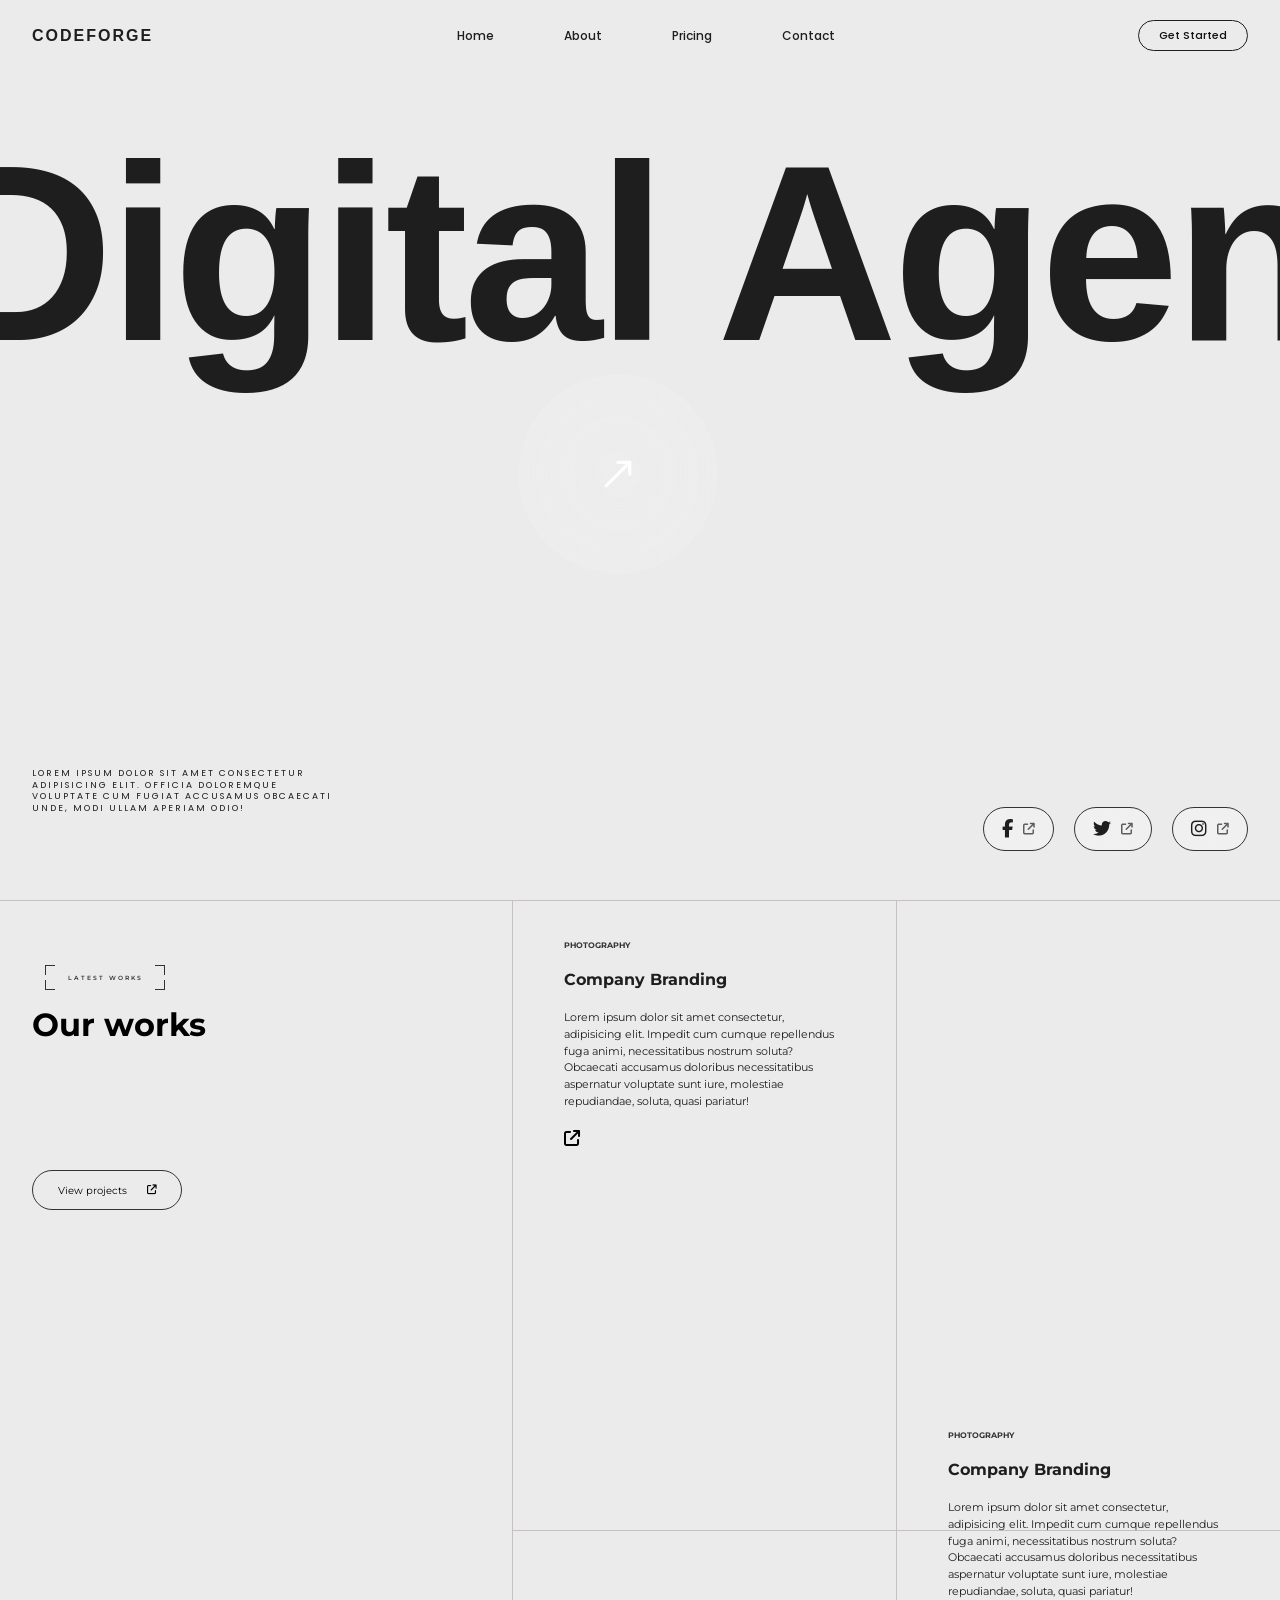
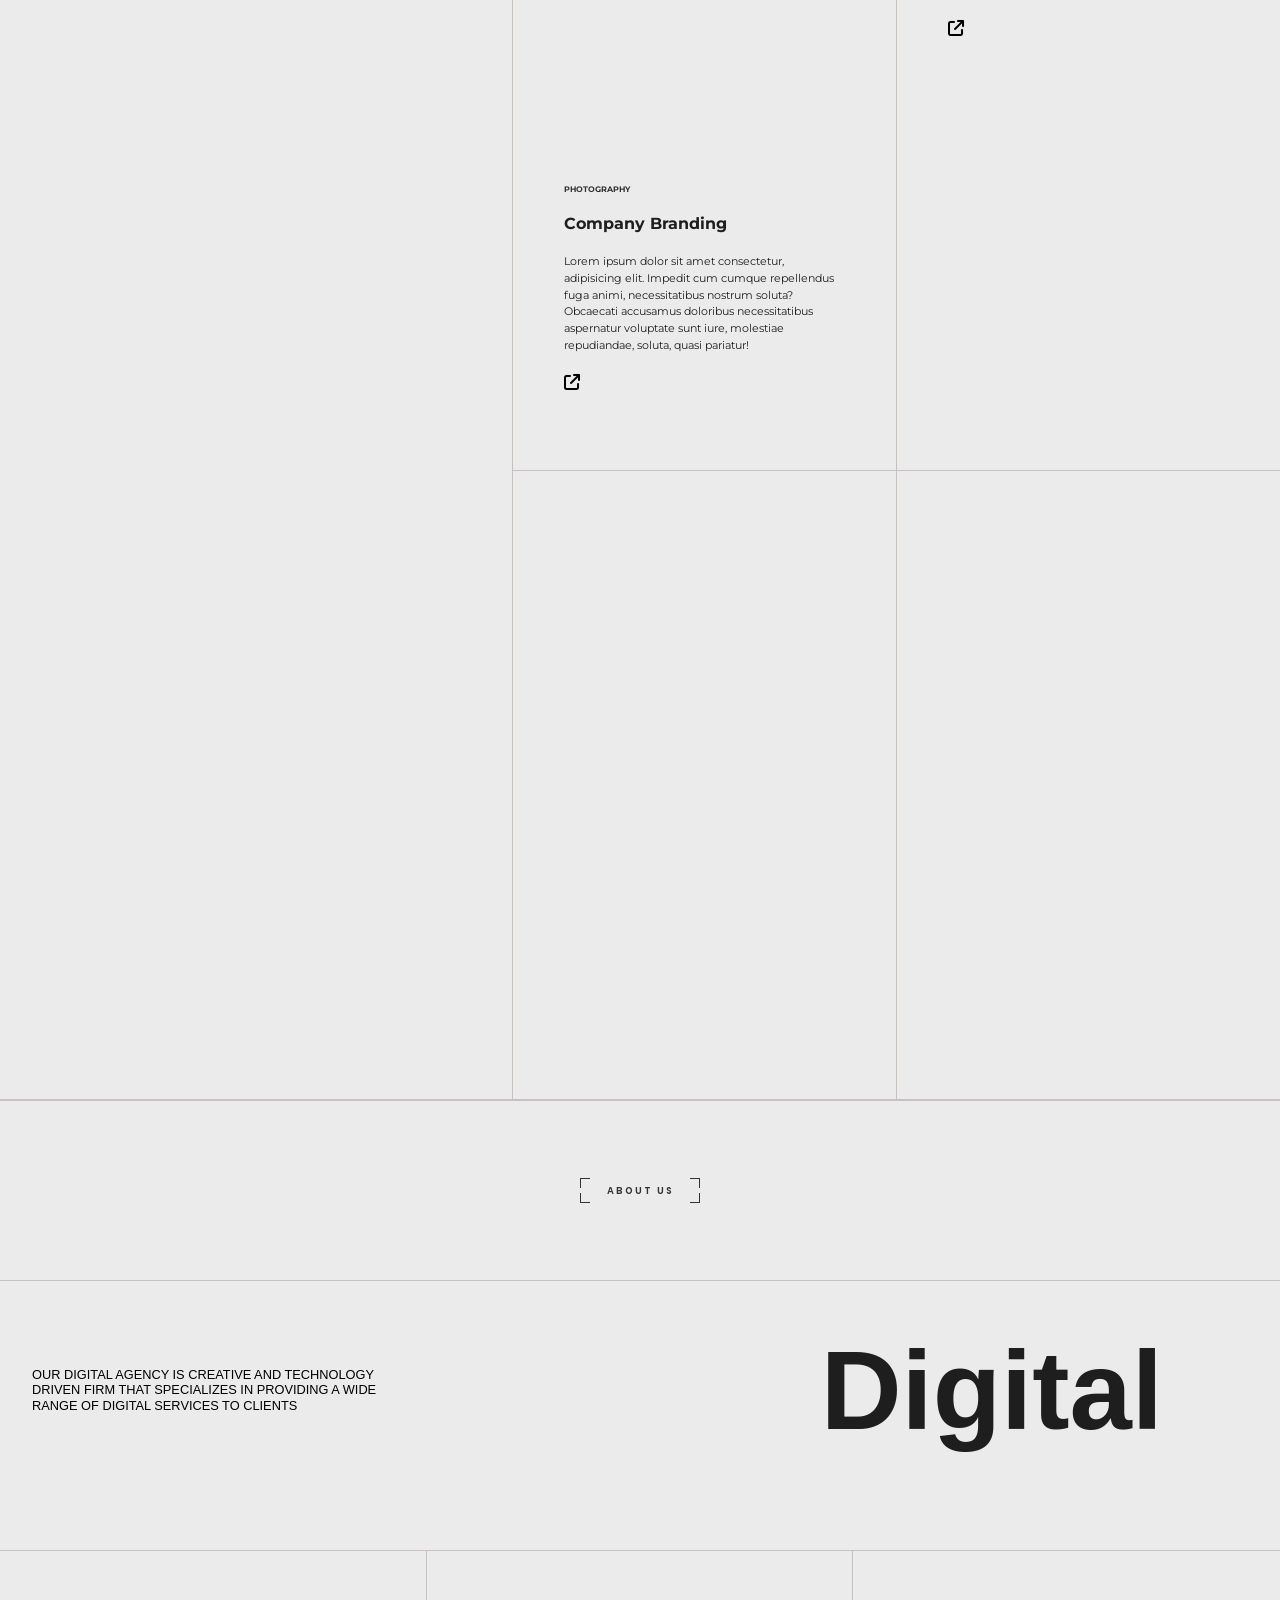
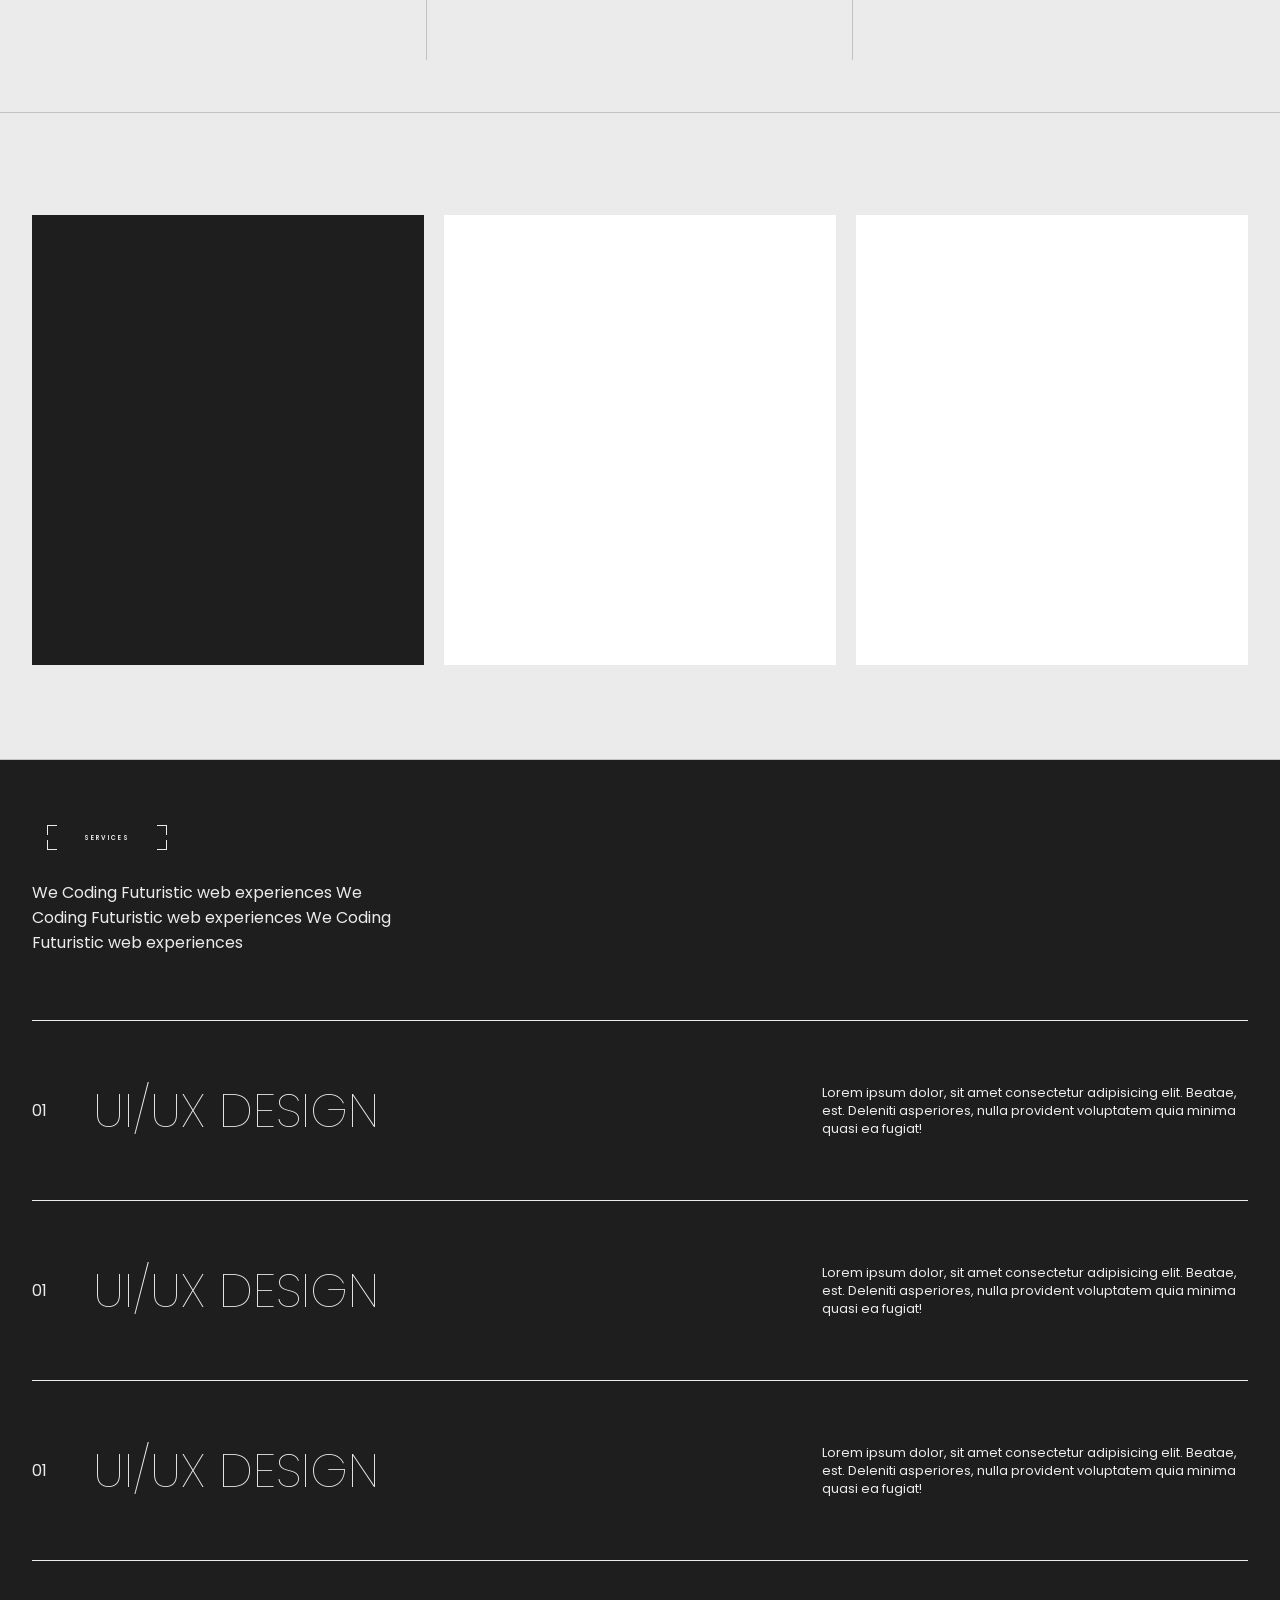
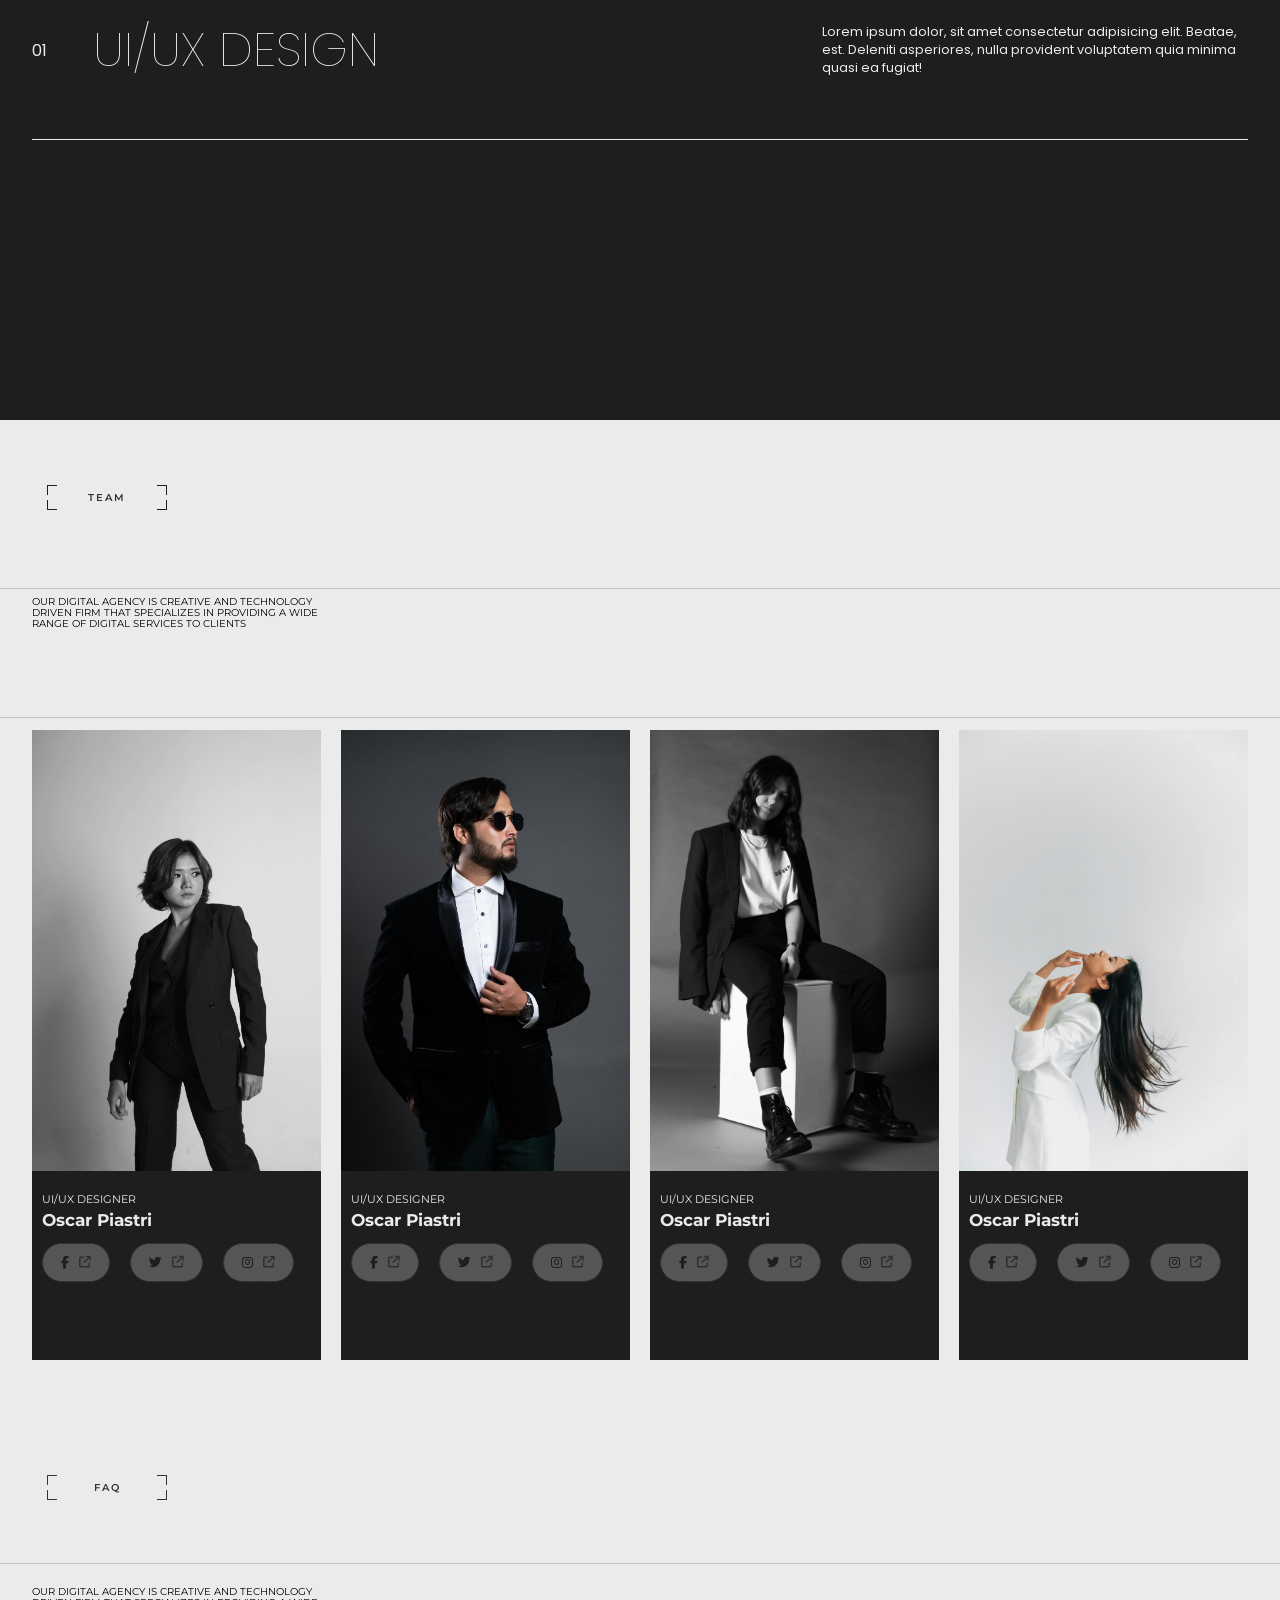
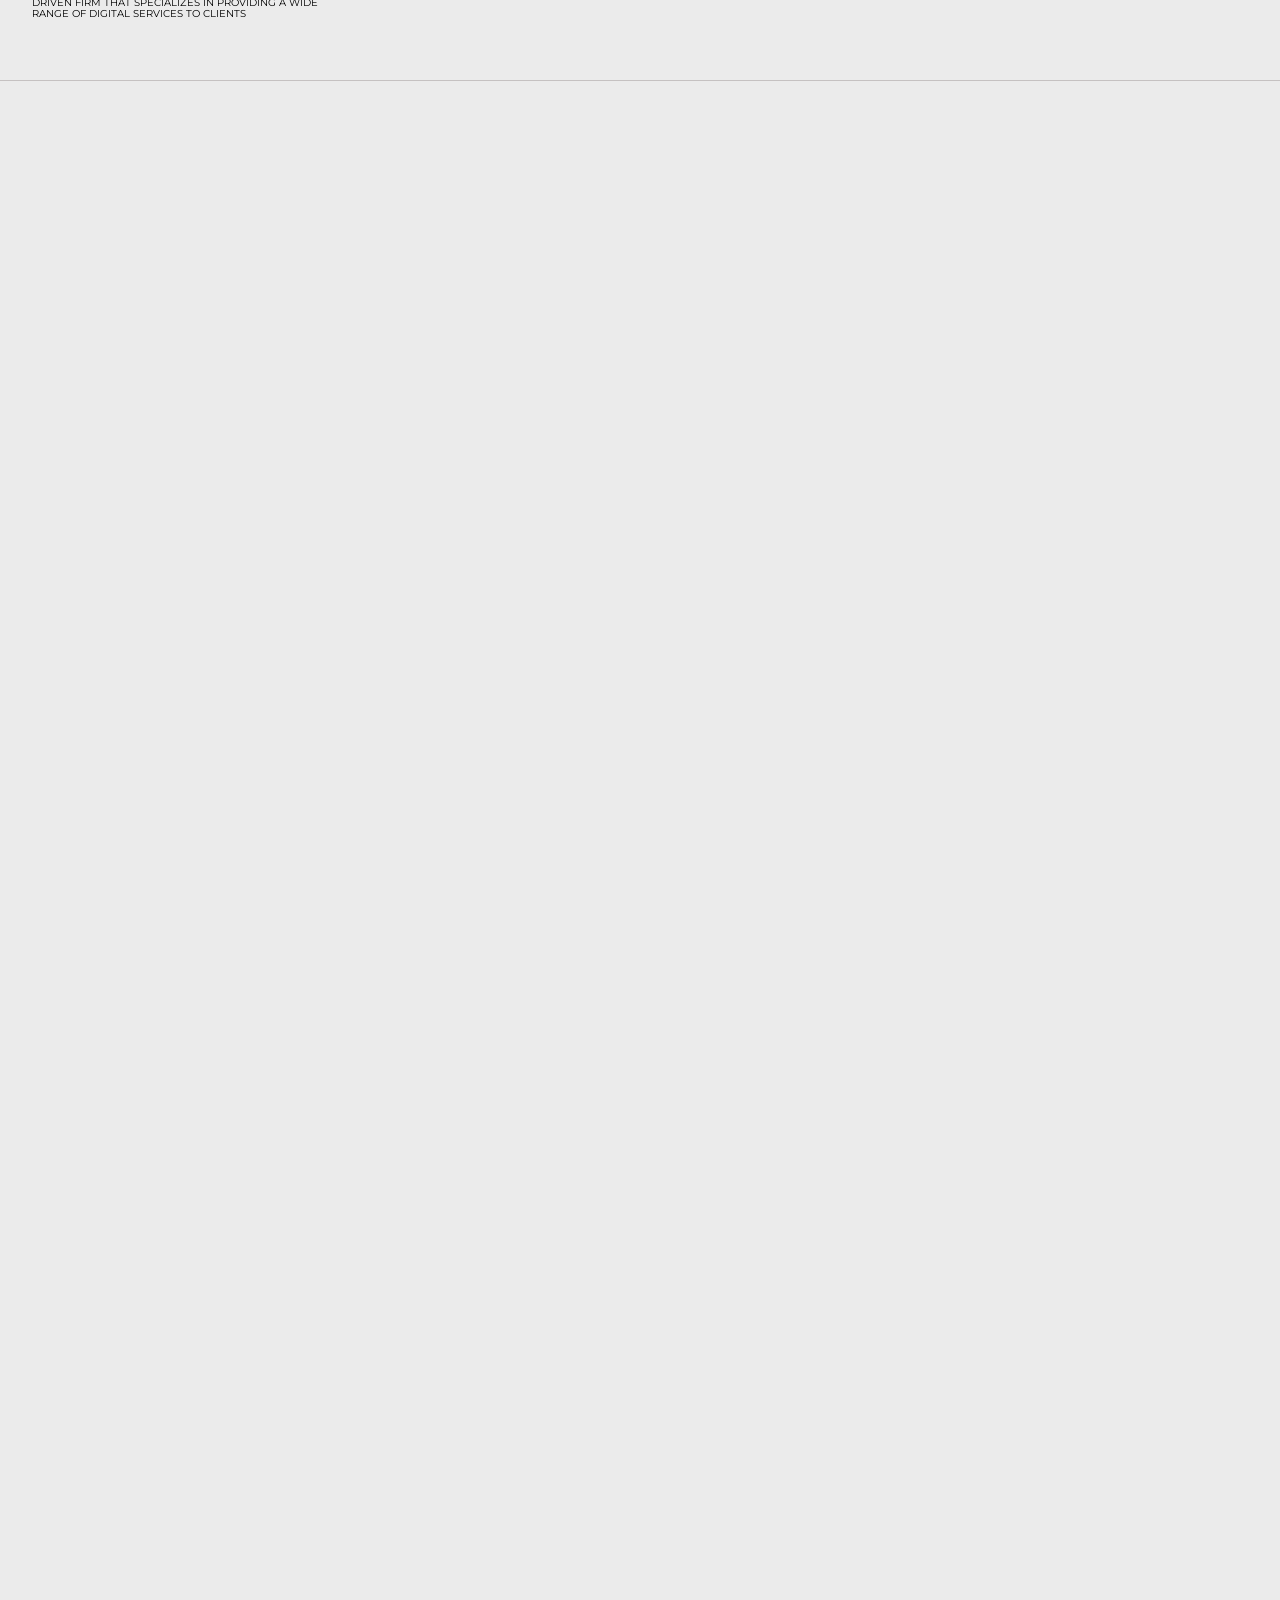
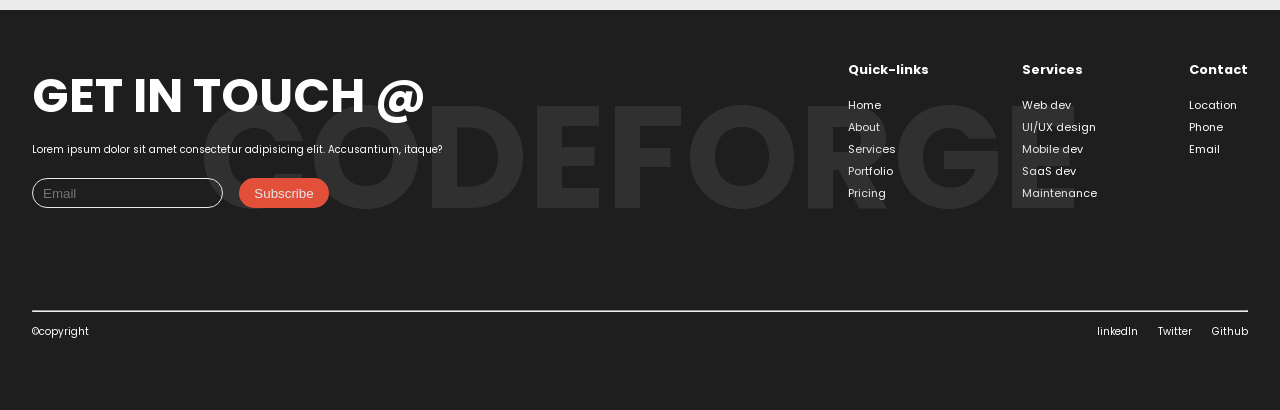
<file: index.html>
<!DOCTYPE html>
<html lang="en">

<head>
  <meta charset="UTF-8">
  <meta name="viewport" content="width=device-width, initial-scale=1.0">
  <title>Codeforge</title>
  <link rel="stylesheet" href="style.css">
  <link rel="stylesheet" href="https://cdnjs.cloudflare.com/ajax/libs/font-awesome/6.5.0/css/all.min.css">

</head>

<body>

  <section class="navigation-hero-section">

    <!-- Navigation Start -->

    <nav class="navigation-bar">
      <div class="logo">
        <a href="index.html">CodeForge</a>
      </div>
      <ul class="nav-links">
        <li><a href="index.html">Home</a></li>
        <li><a href="./pages/about.html">About</a></li>
        <li><a href="./pages/pricing.html">Pricing</a></li>
        <li><a href="./pages/contact.html">Contact</a></li>
      </ul>
      <div class="auth-buttons">
        <a href="#"><button class="login-btn">Get Started</button></a>
      </div>
    </nav>

    <!-- Navigation End -->

    <!-- Hero Section Start -->

    <div class="hero-content">

      <h1>Digital Agency</h1>

      <div class="service-one">
        <p>Lorem ipsum dolor sit amet consectetur adipisicing elit. Officia doloremque voluptate cum fugiat accusamus
          obcaecati unde, modi ullam aperiam odio!</p>
      </div>

      <div class="circle">
        <svg class="arrow-icon" xmlns="http://www.w3.org/2000/svg" width="100" height="100" viewBox="0 0 24 24"
          fill="none" stroke="white" stroke-width="2" stroke-linecap="round" stroke-linejoin="round">
          <line x1="5" y1="19" x2="19" y2="5"></line>
          <polyline points="12 5 19 5 19 12"></polyline>
        </svg>
      </div>

      <div class="nav-social-icons">
        <a href="#" class="icon-item">
          <i class="fa-brands fa-facebook-f"></i>
          <i class="fa-solid fa-arrow-up-right-from-square"></i>
        </a>
        <a href="#" class="icon-item">
          <i class="fa-brands fa-twitter"></i>
          <i class="fa-solid fa-arrow-up-right-from-square"></i>
        </a>
        <a href="#" class="icon-item">
          <i class="fa-brands fa-instagram"></i>
          <i class="fa-solid fa-arrow-up-right-from-square"></i>
        </a>
      </div>


    </div>


  </section>

  <!-- Projects section start -->

  <section class="projects-section">
    <div class="projects-top-line"></div>
    <div class="projects-middle-line"></div>
    <div class="projects-middle-line-one"></div>
    <div class="projects-middle-line-two"></div>
    <div class="projects-right-line"></div>
    <div class="projects-bottom-line"></div>

    <div class="projects-logo">
      <div class="corner-bracket top-left"></div>
      <div class="corner-bracket top-right"></div>
      <div class="corner-bracket bottom-left"></div>
      <div class="corner-bracket bottom-right"></div>
      <div class="logo-text">LATEST WORKS</div>
    </div>

    <h2 class="works">Our works</h2>

    <div class="projects-btn">
      <p>View projects</p>
      <i class="fa-solid fa-arrow-up-right-from-square"></i>
    </div>

    <div class="projects-content-one">
      <h2>PHOTOGRAPHY</h2>
      <h1>Company Branding</h1>
      <p>Lorem ipsum dolor sit amet consectetur, adipisicing elit. Impedit cum cumque repellendus fuga animi,
        necessitatibus nostrum soluta? Obcaecati accusamus doloribus necessitatibus aspernatur voluptate sunt iure,
        molestiae repudiandae, soluta, quasi pariatur!</p>
      <i class="fa-solid fa-arrow-up-right-from-square"></i>
    </div>

    <div class="projects-content-two">
      <h2>PHOTOGRAPHY</h2>

      <h1>Company Branding</h1>
      <p>Lorem ipsum dolor sit amet consectetur, adipisicing elit. Impedit cum cumque repellendus fuga animi,
        necessitatibus nostrum soluta? Obcaecati accusamus doloribus necessitatibus aspernatur voluptate sunt iure,
        molestiae repudiandae, soluta, quasi pariatur!</p>
      <i class="fa-solid fa-arrow-up-right-from-square"></i>
    </div>

    <div class="projects-content-three">
      <h2>PHOTOGRAPHY</h2>

      <h1>Company Branding</h1>

      <p>Lorem ipsum dolor sit amet consectetur, adipisicing elit. Impedit cum cumque repellendus fuga animi,
        necessitatibus nostrum soluta? Obcaecati accusamus doloribus necessitatibus aspernatur voluptate sunt iure,
        molestiae repudiandae, soluta, quasi pariatur!</p>
      <i class="fa-solid fa-arrow-up-right-from-square"></i>
    </div>

  </section>

  <!-- about us section -->

  <section class="about-top-head">
    <div class="about-logo">
      <div class="corner-bracket top-left"></div>
      <div class="corner-bracket top-right"></div>
      <div class="corner-bracket bottom-left"></div>
      <div class="corner-bracket bottom-right"></div>
      <div class="logo-text">ABOUT US</div>
    </div>
  </section>

  <section class="about-us-container">
    <div class="about-us-bottom-line"></div>
    <div class="about-us-top-line"></div>
    <div class="about-us-middle-line"></div>
    <div class="vertical-one"></div>
    <div class="vertical-two"></div>
    <div class="about-us-middle-line-two"></div>
    <div class="about-us-content">

      <div class="about-heading">
        <div class="about-left-content">
          <p>OUR DIGITAL AGENCY IS CREATIVE AND TECHNOLOGY
            DRIVEN FIRM THAT SPECIALIZES IN PROVIDING A WIDE
            RANGE OF DIGITAL SERVICES TO CLIENTS</p>
        </div>
        <div class="about-right-content">
          <h1>Digital</h1>
        </div>
      </div>

      <div class="about-containers">
        <div class="abt-container container-one"></div>
        <div class="abt-container"></div>
        <div class="abt-container"></div>
      </div>

    </div>
  </section>

  <!-- about us section end -->

  <!-- Services container -->

  <section class="services-container">
    <div class="services-content">
      <div class="services-logo">
        <div class="corner-bracket top-left"></div>
        <div class="corner-bracket top-right"></div>
        <div class="corner-bracket bottom-left"></div>
        <div class="corner-bracket bottom-right"></div>
        <div class="logo-text">SERVICES</div>
      </div>

      <div class="services-heading-text">
        <p>We Coding Futuristic web experiences We <br>
          Coding Futuristic web experiences We Coding <br>
          Futuristic web experiences</p>
      </div>

      <div class="services">
        <div class="service">
          <div class="service-no">
            <p>01</p>
          </div>
          <div class="service-heading">
            <p class="service-title">UI/UX DESIGN</p>
          </div>
          <div class="service-description">
            <p>Lorem ipsum dolor, sit amet consectetur adipisicing elit. Beatae, est. Deleniti asperiores, nulla
              provident voluptatem quia minima quasi ea fugiat!</p>
          </div>
        </div>
        <div class="service">
          <div class="service-no">
            <p>01</p>
          </div>
          <div class="service-heading">
            <p class="service-title">UI/UX DESIGN</p>
          </div>
          <div class="service-description">
            <p>Lorem ipsum dolor, sit amet consectetur adipisicing elit. Beatae, est. Deleniti asperiores, nulla
              provident voluptatem quia minima quasi ea fugiat!</p>
          </div>
        </div>
        <div class="service">
          <div class="service-no">
            <p>01</p>
          </div>
          <div class="service-heading">
            <p class="service-title">UI/UX DESIGN</p>
          </div>
          <div class="service-description">
            <p>Lorem ipsum dolor, sit amet consectetur adipisicing elit. Beatae, est. Deleniti asperiores, nulla
              provident voluptatem quia minima quasi ea fugiat!</p>
          </div>
        </div>
        <div class="service service-four">
          <div class="service-no">
            <p>01</p>
          </div>
          <div class="service-heading">
            <p class="service-title">UI/UX DESIGN</p>
          </div>
          <div class="service-description">
            <p>Lorem ipsum dolor, sit amet consectetur adipisicing elit. Beatae, est. Deleniti asperiores, nulla
              provident voluptatem quia minima quasi ea fugiat!</p>
          </div>
        </div>
      </div>
    </div>
  </section>

  <!-- Team section -->

  <section class="team-section">
    <div class="team-line-one"></div>
    <div class="team-line-two"></div>
    <div class="team-content">
      <div class="team-logo">
        <div class="corner-bracket top-left"></div>
        <div class="corner-bracket top-right"></div>
        <div class="corner-bracket bottom-left"></div>
        <div class="corner-bracket bottom-right"></div>
        <div class="logo-text">TEAM</div>
      </div>
      <div class="team-heading-content">
        <p>OUR DIGITAL AGENCY IS CREATIVE AND TECHNOLOGY <br>
          DRIVEN FIRM THAT SPECIALIZES IN PROVIDING A WIDE <br>
          RANGE OF DIGITAL SERVICES TO CLIENTS</p>
      </div>
      <div class="team-members">
        <div class="member member-one">
          <div class="member-image"></div>
          <div class="member-details">
            <p>UI/UX DESIGNER</p>
            <h2>Oscar Piastri</h2>
          </div>
          <div class="member-socials">
            <a href="#" class="icon-item">
              <i class="fa-brands fa-facebook-f"></i>
              <i class="fa-solid fa-arrow-up-right-from-square"></i>
            </a>
            <a href="#" class="icon-item">
              <i class="fa-brands fa-twitter"></i>
              <i class="fa-solid fa-arrow-up-right-from-square"></i>
            </a>
            <a href="#" class="icon-item">
              <i class="fa-brands fa-instagram"></i>
              <i class="fa-solid fa-arrow-up-right-from-square"></i>
            </a>
          </div>
        </div>

        <div class="member member-two">
          <div class="member-image"></div>
          <div class="member-details">
            <p>UI/UX DESIGNER</p>
            <h2>Oscar Piastri</h2>
          </div>
          <div class="member-socials">
            <a href="#" class="icon-item">
              <i class="fa-brands fa-facebook-f"></i>
              <i class="fa-solid fa-arrow-up-right-from-square"></i>
            </a>
            <a href="#" class="icon-item">
              <i class="fa-brands fa-twitter"></i>
              <i class="fa-solid fa-arrow-up-right-from-square"></i>
            </a>
            <a href="#" class="icon-item">
              <i class="fa-brands fa-instagram"></i>
              <i class="fa-solid fa-arrow-up-right-from-square"></i>
            </a>
          </div>
        </div>

        <div class="member member-three">
          <div class="member-image"></div>
          <div class="member-details">
            <p>UI/UX DESIGNER</p>
            <h2>Oscar Piastri</h2>
          </div>
          <div class="member-socials">
            <a href="#" class="icon-item">
              <i class="fa-brands fa-facebook-f"></i>
              <i class="fa-solid fa-arrow-up-right-from-square"></i>
            </a>
            <a href="#" class="icon-item">
              <i class="fa-brands fa-twitter"></i>
              <i class="fa-solid fa-arrow-up-right-from-square"></i>
            </a>
            <a href="#" class="icon-item">
              <i class="fa-brands fa-instagram"></i>
              <i class="fa-solid fa-arrow-up-right-from-square"></i>
            </a>
          </div>
        </div>

        <div class="member member-four">
          <div class="member-image"></div>
          <div class="member-details">
            <p>UI/UX DESIGNER</p>
            <h2>Oscar Piastri</h2>
          </div>
          <div class="member-socials">
            <a href="#" class="icon-item">
              <i class="fa-brands fa-facebook-f"></i>
              <i class="fa-solid fa-arrow-up-right-from-square"></i>
            </a>
            <a href="#" class="icon-item">
              <i class="fa-brands fa-twitter"></i>
              <i class="fa-solid fa-arrow-up-right-from-square"></i>
            </a>
            <a href="#" class="icon-item">
              <i class="fa-brands fa-instagram"></i>
              <i class="fa-solid fa-arrow-up-right-from-square"></i>
            </a>
          </div>
        </div>
      </div>
    </div>
  </section>

  <!-- FAQ-container -->

  <div class="faq-container">
    <div class="team-line-one"></div>
    <div class="team-line-two"></div>
    <div class="faq-content">
      <div class="faq-logo">
        <div class="corner-bracket top-left"></div>
        <div class="corner-bracket top-right"></div>
        <div class="corner-bracket bottom-left"></div>
        <div class="corner-bracket bottom-right"></div>
        <div class="logo-text">FAQ</div>
      </div>
      <div class="team-heading-content">
        <p>OUR DIGITAL AGENCY IS CREATIVE AND TECHNOLOGY <br>
          DRIVEN FIRM THAT SPECIALIZES IN PROVIDING A WIDE <br>
          RANGE OF DIGITAL SERVICES TO CLIENTS</p>
      </div>
    </div>
  </div>

  <!-- Blog section -->

   <section class="blog-container">

   </section>

  <!-- FOOTER START -->

  <section class="footer-container">
    <footer>
      <div class="footer-top">
        <div class="sec-one">
          <h2>
            GET IN TOUCH @
          </h2>
          <p>Lorem ipsum dolor sit amet consectetur adipisicing elit. Accusantium, itaque?</p>
          <input type="text" placeholder="Email">
          <button>Subscribe</button>
        </div>
        <div class="links">
          <div class="quick-links">
            <h3>Quick-links</h3>
            <ul>
              <li><a href="#">Home</a></li>
              <li><a href="#">About</a></li>
              <li><a href="#">Services</a></li>
              <li><a href="#">Portfolio</a></li>
              <li><a href="#">Pricing</a></li>
            </ul>
          </div>
          <div class="footer-services">
            <h3>Services</h3>
            <ul>
              <li><a href="#">Web dev</a></li>
              <li><a href="#">UI/UX design</a></li>
              <li><a href="#">Mobile dev</a></li>
              <li><a href="#">SaaS dev</a></li>
              <li><a href="#">Maintenance</a></li>
            </ul>
          </div>
          <div class="footer-contact">
            <h3>Contact</h3>
            <ul>
              <li><a href="#">Location</a></li>
              <li><a href="#">Phone</a></li>
              <li><a href="#">Email</a></li>
            </ul>
          </div>
        </div>

      </div>
      <div class="horizontal">
        <hr>
      </div>
      <div class="footer-middle">

        <div class="copy">&copy;copyright</div>
        <div class="socials">
          <p>linkedIn</p>
          <p>Twitter</p>
          <p>Github</p>
        </div>
      </div>


    </footer>

    <div class="footer-name">
      <h1>CodeForge</h1>
    </div>
  </section>
  <script src="script.js"></script>

</body>

</html>
</file>
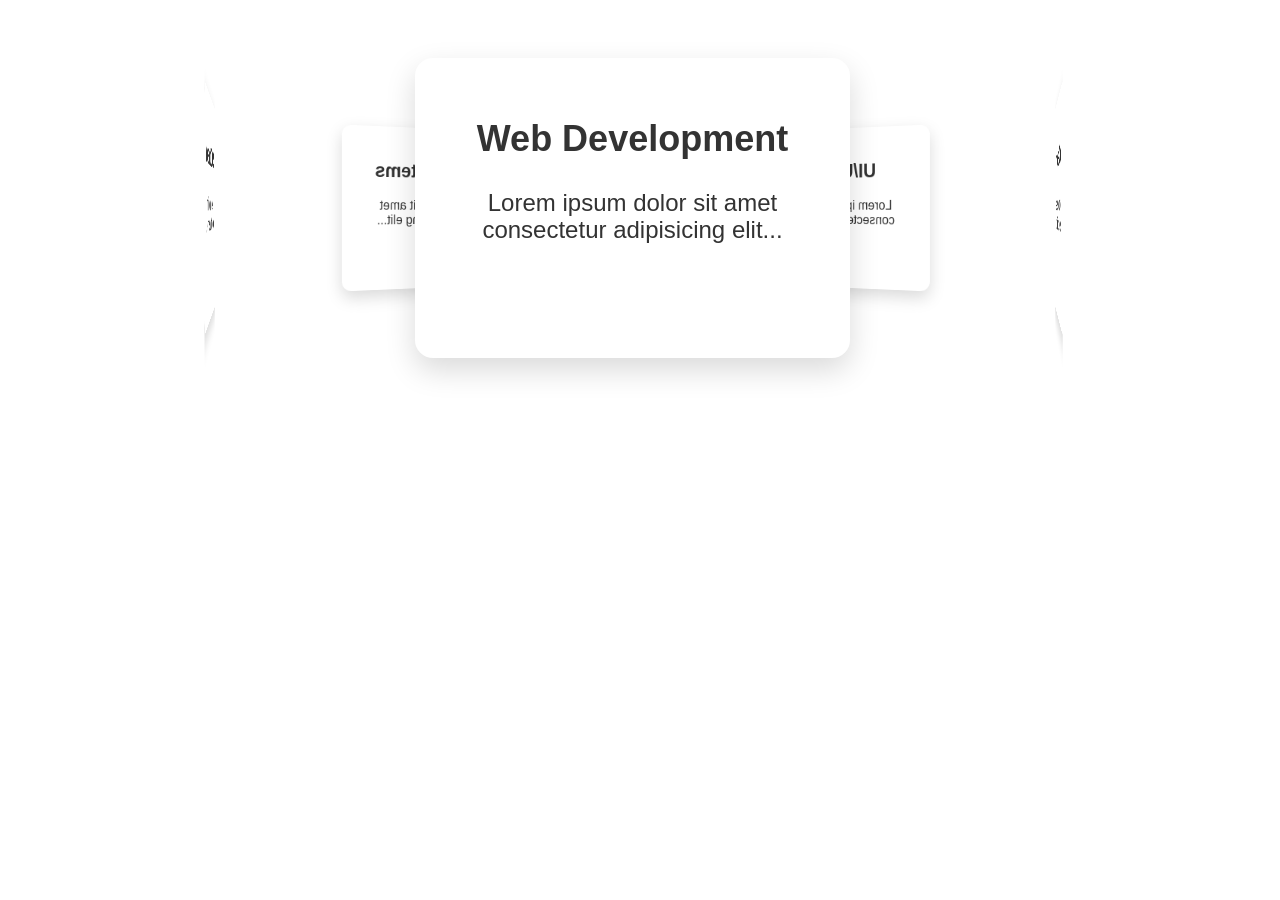
<file: test.html>
<!DOCTYPE html>
<html lang="en">

<head>
  <meta charset="UTF-8">
  <meta name="viewport" content="width=device-width, initial-scale=1.0">
  <title>Document</title>
</head>
<style>
  .carousel-wrapper {
    perspective: 1200px;
    width: 100%;
    height: 400px;
    display: flex;
    align-items: center;
    justify-content: center;
    overflow: hidden;
  }

  .carousel {
    width: 300px;
    height: 200px;
    position: relative;
    transform-style: preserve-3d;
    animation: rotate 20s infinite linear;
  }

  /* Pause rotation on hover */
  .carousel-wrapper:hover .carousel {
    animation-play-state: paused;
  }

  .service-card {
    position: absolute;
    width: 250px;
    height: 160px;
    background: #fff;
    border-radius: 12px;
    box-shadow: 0 8px 20px rgba(0, 0, 0, 0.15);
    text-align: center;
    padding: 20px;
    font-family: 'Poppins', sans-serif;
    color: #333;
  }

  /* Arrange cards in a circle (5 cards → 72° apart) */
  .service-card:nth-child(1) {
    transform: rotateY(0deg) translateZ(400px);
  }

  .service-card:nth-child(2) {
    transform: rotateY(72deg) translateZ(400px);
  }

  .service-card:nth-child(3) {
    transform: rotateY(144deg) translateZ(400px);
  }

  .service-card:nth-child(4) {
    transform: rotateY(216deg) translateZ(400px);
  }

  .service-card:nth-child(5) {
    transform: rotateY(288deg) translateZ(400px);
  }

  @keyframes rotate {
    from {
      transform: rotateY(0deg);
    }

    to {
      transform: rotateY(360deg);
    }
  }
</style>

<body>
  <div class="carousel-wrapper">
    <div class="carousel">
      <div class="service-card">
        <h2>Web Development</h2>
        <p>Lorem ipsum dolor sit amet consectetur adipisicing elit...</p>
      </div>
      <div class="service-card">
        <h2>App Development</h2>
        <p>Lorem ipsum dolor sit amet consectetur adipisicing elit...</p>
      </div>
      <div class="service-card">
        <h2>UI/UX Design</h2>
        <p>Lorem ipsum dolor sit amet consectetur adipisicing elit...</p>
      </div>
      <div class="service-card">
        <h2>Backend Systems</h2>
        <p>Lorem ipsum dolor sit amet consectetur adipisicing elit...</p>
      </div>
      <div class="service-card">
        <h2>SEO Optimization</h2>
        <p>Lorem ipsum dolor sit amet consectetur adipisicing elit...</p>
      </div>
    </div>
  </div>

</body>

</html>
</file>
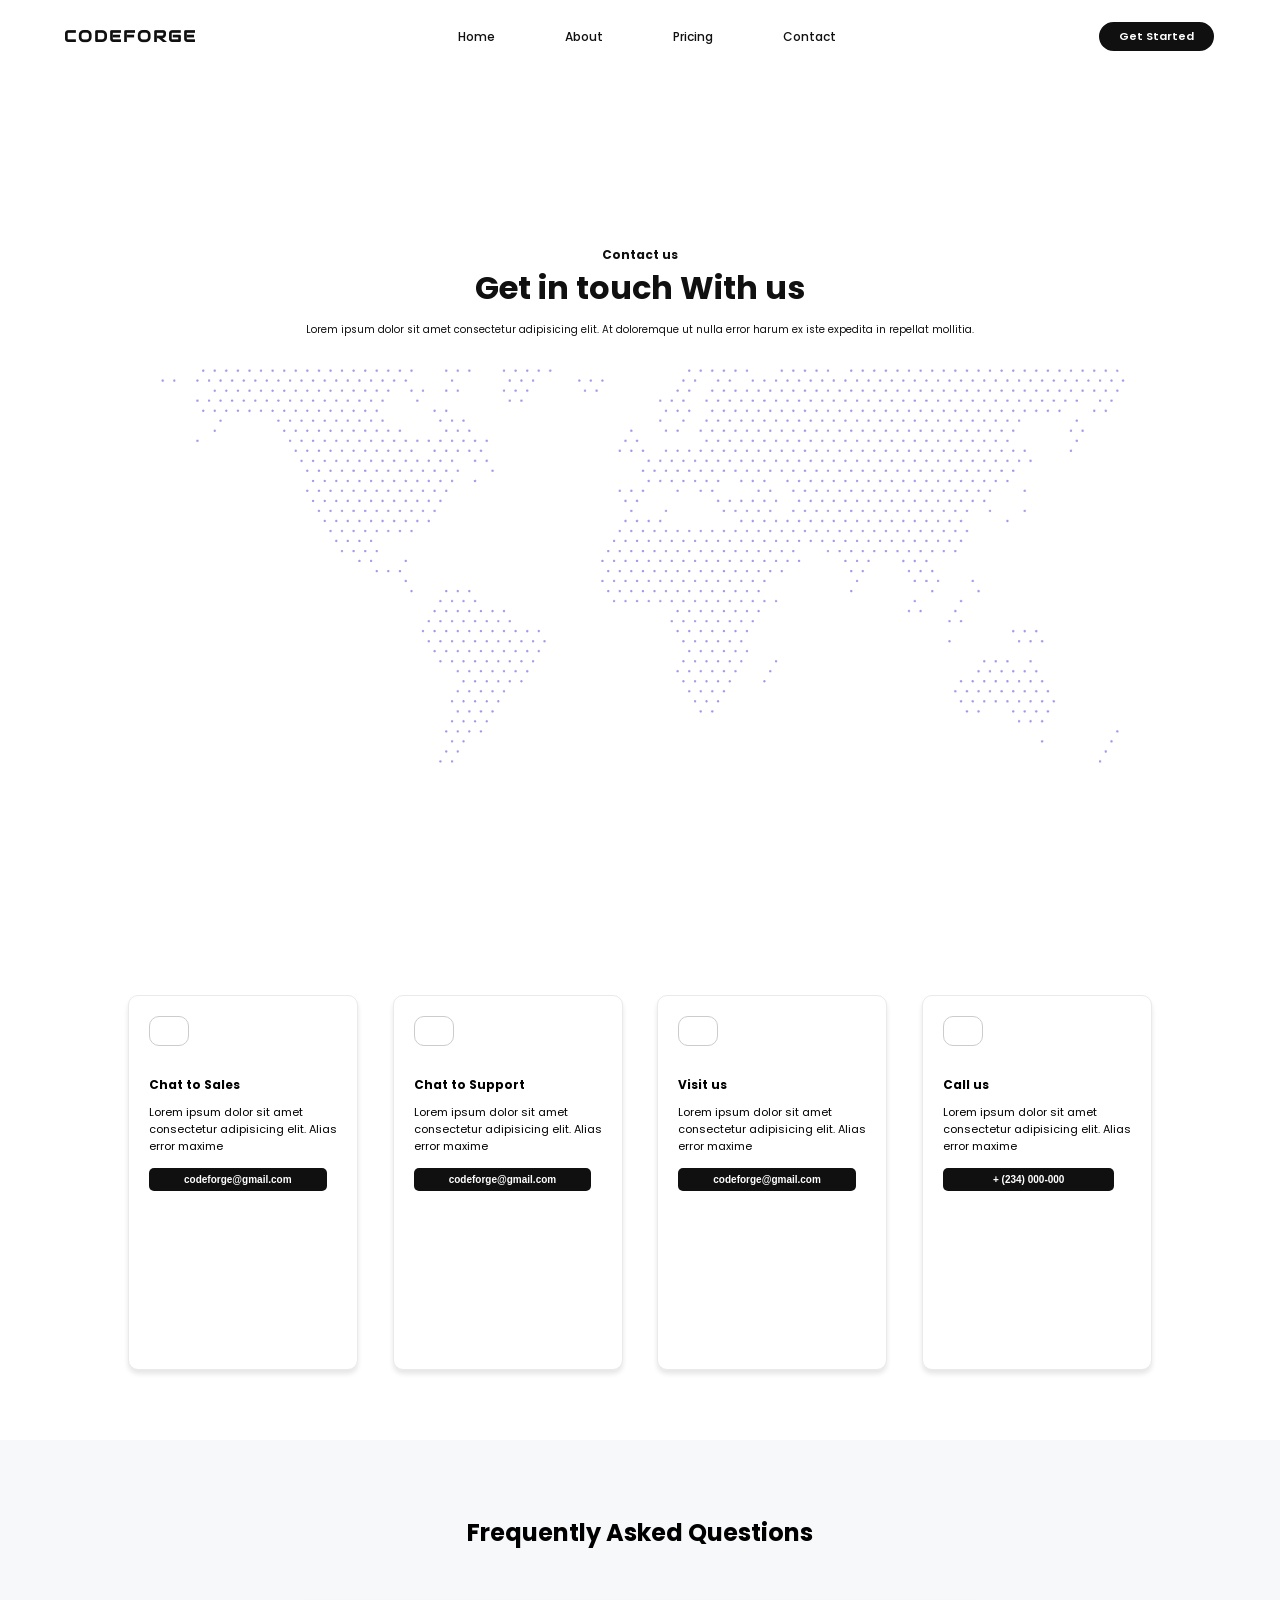
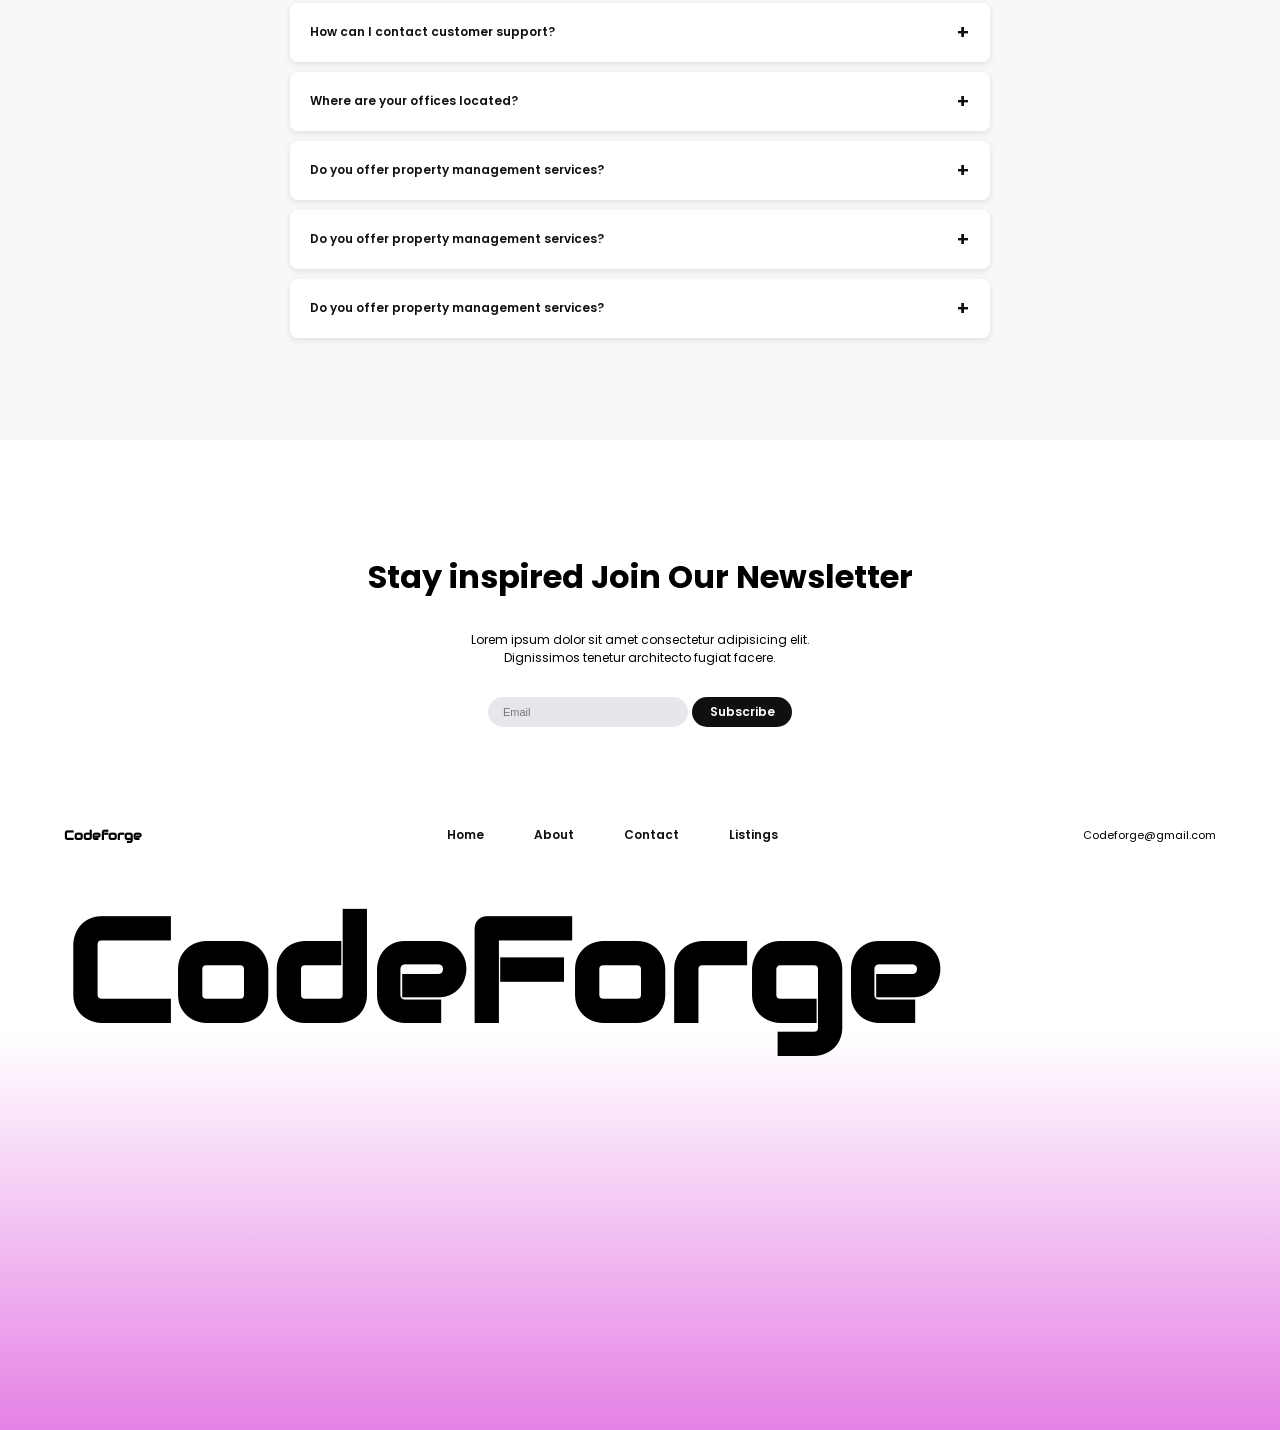
<file: pages/contact.html>
<!DOCTYPE html>
<html lang="en">

<head>
  <meta charset="UTF-8">
  <meta name="viewport" content="width=device-width, initial-scale=1.0">
  <title>CodeForge | Contact us</title>

  <link rel="stylesheet" href="../pagecss/contact.css">
</head>

<body>
  <!-- Navigation Hero Container -->

  <section class="navigation-hero-section">

    <!-- Navigation Start -->

    <nav class="navigation-bar">
      <div class="logo">
        <a href="index.html">CodeForge</a>
      </div>
      <ul class="nav-links">
        <li><a href="../index.html">Home</a></li>
        <li><a href="about.html">About</a></li>
        <li><a href="pricing.html">Pricing</a></li>
        <li><a href="contact.html">Contact</a></li>
      </ul>
      <div class="auth-buttons">
        <a href="#"><button class="login-btn">Get Started</button></a>
      </div>
    </nav>

    <!-- Navigation End -->

    <!-- Hero Section Start -->

    <div class="hero-content">
      <div class="content">
        <h3>Contact us</h3>
        <h1>Get in touch With us</h1>
        <p>Lorem ipsum dolor sit amet consectetur adipisicing elit. At doloremque ut nulla error harum ex iste expedita
          in repellat mollitia.</p>
      </div>
      <div class="map-container">

      </div>
    </div>
  </section>

  <!-- Hero Section End -->

  <!-- contact details start -->

  <section class="contact-container">
    <div class="contact-details">
      <div class="chat-support email">
        <div class="icon"></div>
        <h2>Chat to Sales</h2>
        <p>Lorem ipsum dolor sit amet consectetur adipisicing elit. Alias error maxime</p>
        <button>codeforge@gmail.com</button>
      </div>
      <div class="chat-support email">
        <div class="icon"></div>
        <h2>Chat to Support</h2>
        <p>Lorem ipsum dolor sit amet consectetur adipisicing elit. Alias error maxime</p>
        <button>codeforge@gmail.com</button>
      </div>
      <div class="chat-support email">
        <div class="icon"></div>
        <h2>Visit us</h2>
        <p>Lorem ipsum dolor sit amet consectetur adipisicing elit. Alias error maxime</p>
        <button>codeforge@gmail.com</button>
      </div>
      <div class="chat-support">
        <div class="icon"></div>
        <h2>Call us</h2>
        <p>Lorem ipsum dolor sit amet consectetur adipisicing elit. Alias error maxime</p>
        <button>+ (234) 000-000</button>
      </div>
    </div>
  </section>

  <!-- Contact details -->

  <!-- Frequently asked Questions -->
  <section class="FAQ">
    <div class="faq-container">
      <div class="faq-heading">
        <h2>Frequently Asked Questions</h2>
      </div>

      <div class="questions">
        <div class="faq-item">
          <div class="faq-question">
            <span>How can I contact customer support?</span>
            <span class="faq-icon">+</span>
          </div>
          <div class="faq-answer">
            You can reach us by email at support@example.com or call us at +254 700 123 456.
          </div>
        </div>

        <div class="faq-item">
          <div class="faq-question">
            <span>Where are your offices located?</span>
            <span class="faq-icon">+</span>
          </div>
          <div class="faq-answer">
            Our main office is located at 123 Real Estate Avenue, Nairobi, Kenya.
          </div>
        </div>

        <div class="faq-item">
          <div class="faq-question">
            <span>Do you offer property management services?</span>
            <span class="faq-icon">+</span>
          </div>
          <div class="faq-answer">
            Yes! We offer full property management services including tenant sourcing, rent collection, and maintenance.
          </div>
        </div>

        <div class="faq-item">
          <div class="faq-question">
            <span>Do you offer property management services?</span>
            <span class="faq-icon">+</span>
          </div>
          <div class="faq-answer">
            Yes! We offer full property management services including tenant sourcing, rent collection, and maintenance.
          </div>
        </div>

        <div class="faq-item">
          <div class="faq-question">
            <span>Do you offer property management services?</span>
            <span class="faq-icon">+</span>
          </div>
          <div class="faq-answer">
            Yes! We offer full property management services including tenant sourcing, rent collection, and maintenance.
          </div>
        </div>

      </div>
  </section>
  <!-- Frequently asked Questions end-->

  <!-- cta FAQ -->

  <section class="cta-faq-container">

  </section>

  <!-- cta FAQ end -->

  <!-- CTA footer start -->

  <section class="Cta-footer-container">

    <div class="cta-container">
      <h2>Stay inspired Join Our Newsletter</h2>
      <p>Lorem ipsum dolor sit amet consectetur adipisicing elit. Dignissimos tenetur architecto fugiat facere.</p>
      <div class="cta-input-btn">
        <input type="text" placeholder="Email" class="Cta-input">
        <button>Subscribe</button>
      </div>

    </div>

    <div class="footer">
      <div class="footer-header">
        <div class="footer-head">
          <h3>Codeforge</h3>
        </div>
        <div class="footer-links">
          <ul>
            <li><a href="#">Home</a></li>
            <li><a href="#">About</a></li>
            <li><a href="#">Contact</a></li>
            <li><a href="#">Listings</a></li>
          </ul>
        </div>
        <div class="email">
          <p>Codeforge@gmail.com</p>
        </div>
      </div>
      <div class="footer-name">
        <h1>CodeForge</h1>
      </div>
    </div>

  </section>


  <script>
    const faqItems = document.querySelectorAll(".faq-item");

    faqItems.forEach(item => {
      item.querySelector(".faq-question").addEventListener("click", () => {
        faqItems.forEach(el => {
          if (el !== item) {
            el.classList.remove("active");
          }
        });

        item.classList.toggle("active");
      });
    });
  </script>
</body>

</html>
</file>
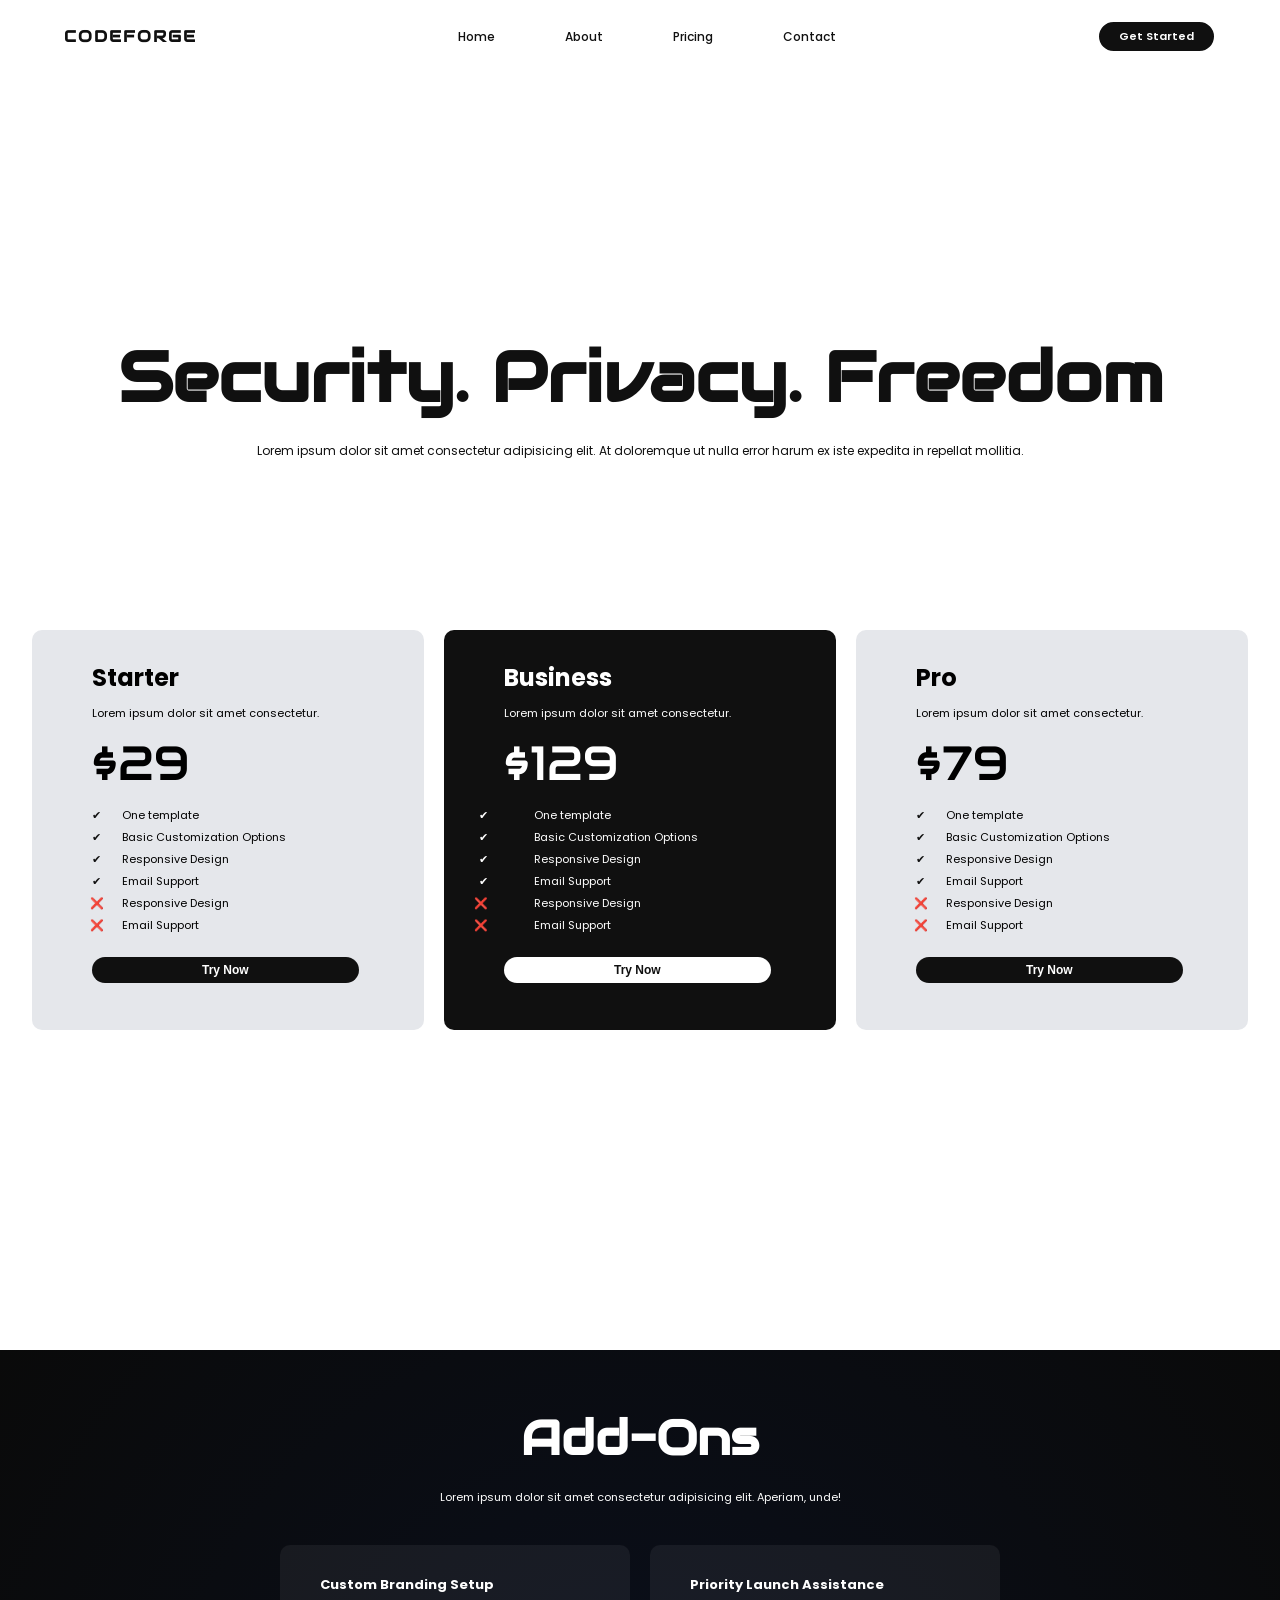
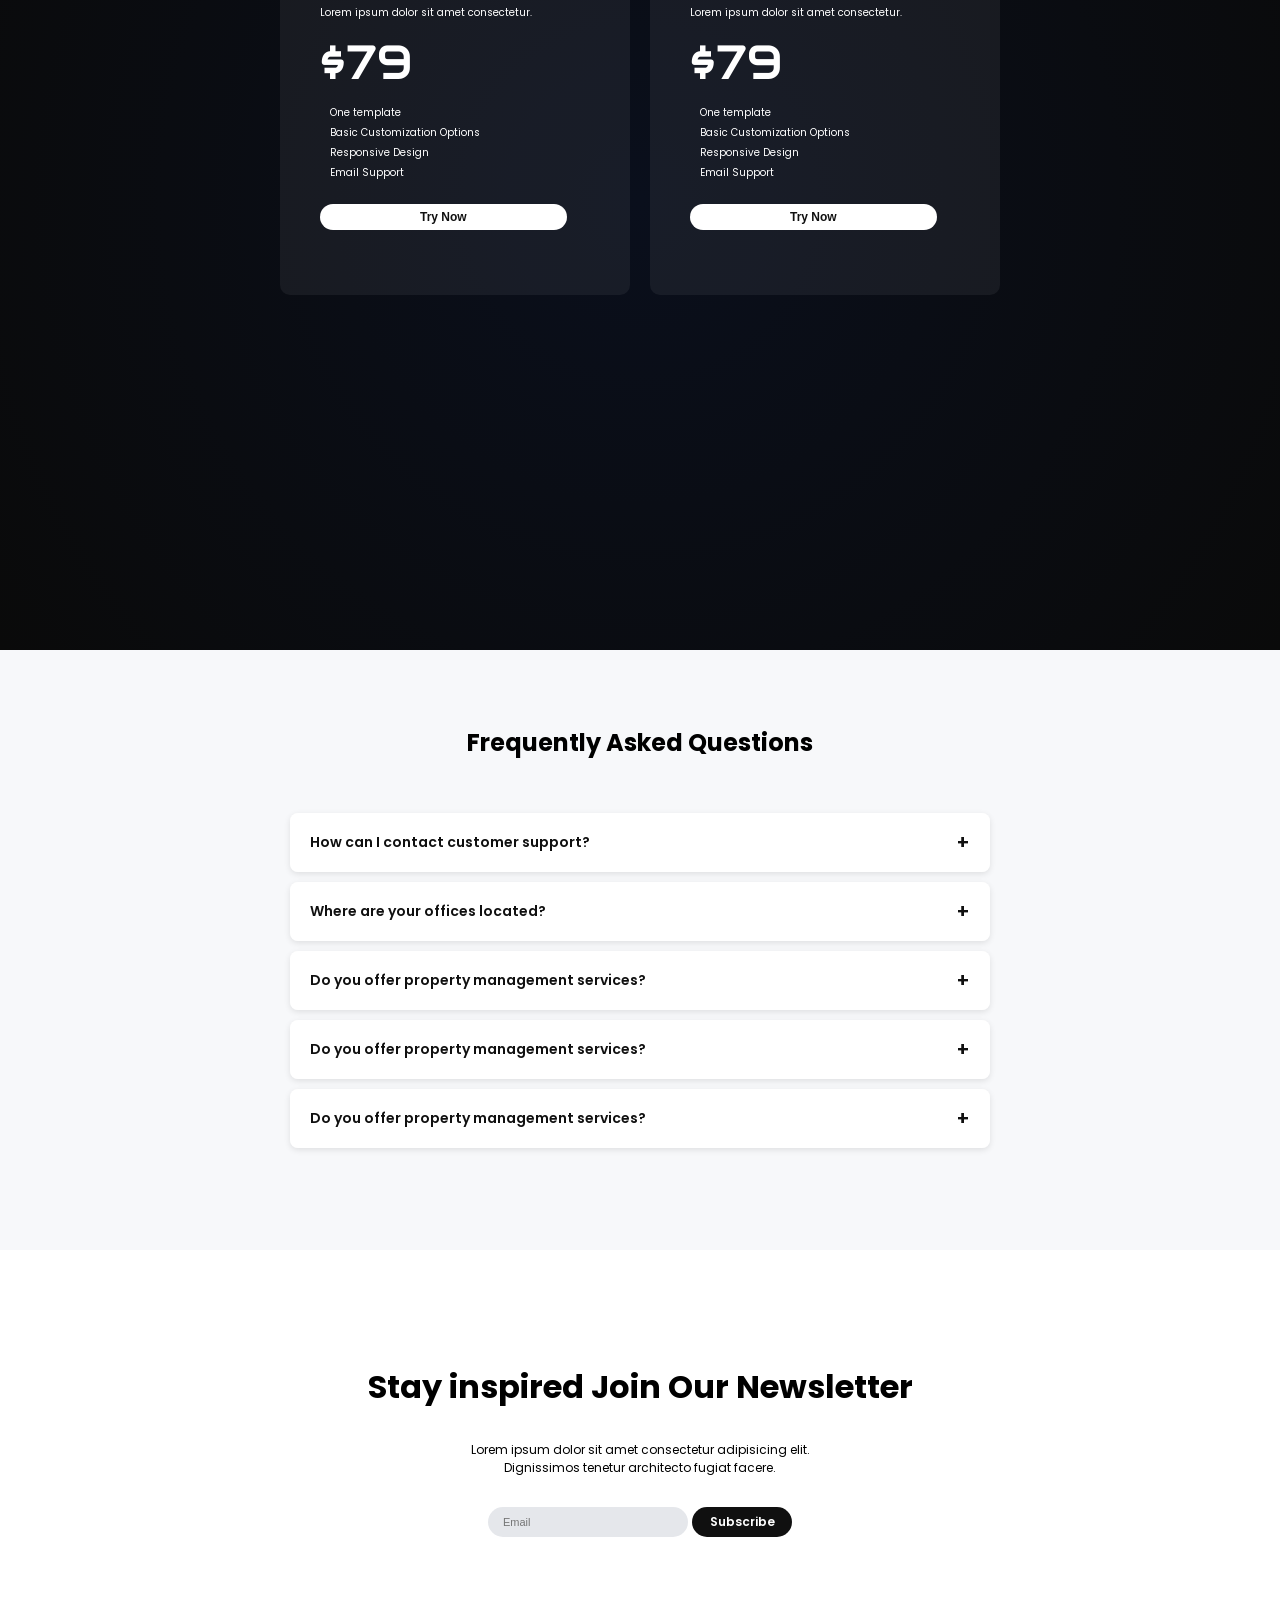
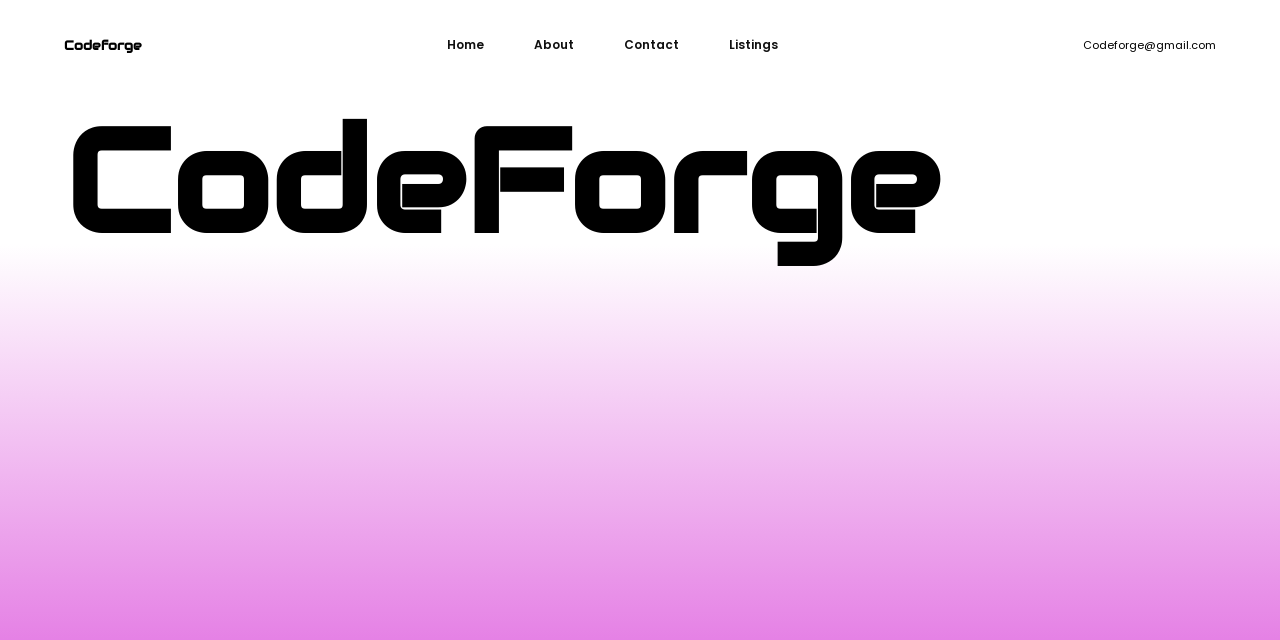
<file: pages/pricing.html>
<!DOCTYPE html>
<html lang="en">

<head>
  <meta charset="UTF-8">
  <meta name="viewport" content="width=device-width, initial-scale=1.0">
  <title>CodeForge - Pricing</title>

  <link rel="stylesheet" href="../pagecss/pricing.css">
</head>

<body>

  <!-- Navigation Hero Container -->

  <section class="navigation-hero-section">

    <!-- Navigation Start -->

    <nav class="navigation-bar">
      <div class="logo">
        <a href="index.html">CodeForge</a>
      </div>
      <ul class="nav-links">
        <li><a href="../index.html">Home</a></li>
        <li><a href="about.html">About</a></li>
        <li><a href="pricing.html">Pricing</a></li>
        <li><a href="contact.html">Contact</a></li>
      </ul>
      <div class="auth-buttons">
        <a href="#"><button class="login-btn">Get Started</button></a>
      </div>
    </nav>

    <!-- Navigation End -->

    <!-- Hero Section Start -->

    <div class="hero-content">
      <div class="content">
        <h1>Security. Privacy. Freedom</h1>
        <p>Lorem ipsum dolor sit amet consectetur adipisicing elit. At doloremque ut nulla error harum ex iste expedita
          in repellat mollitia.</p>

      </div>
    </div>
  </section>

  <!-- Hero Section End -->

  <section class="pricing-container">
    <div class="pricing-cards">
      <div class="subscription card-one">
        <h2>Starter</h2>
        <p>Lorem ipsum dolor sit amet consectetur.</p>
        <p class="price">
          $29
        </p>
        <ul class="features">
          <li class="included">One template</li>
          <li class="included">Basic Customization Options</li>
          <li class="included">Responsive Design</li>
          <li class="included">Email Support</li>
          <li class="not-included">Responsive Design</li>
          <li class="not-included">Email Support</li>
        </ul>
        <button>Try Now</button>
      </div>
      <div class="subscription card-two">
        <h2>Business</h2>
        <p>Lorem ipsum dolor sit amet consectetur.</p>
        <p class="price">
          $129
        </p>
        <ul class="features">
          <li class="included">One template</li>
          <li class="included">Basic Customization Options</li>
          <li class="included">Responsive Design</li>
          <li class="included">Email Support</li>
          <li class="not-included">Responsive Design</li>
          <li class="not-included">Email Support</li>
        </ul>
        <button>Try Now</button>
      </div>
      <div class="subscription card-three">
        <h2>Pro</h2>
        <p>Lorem ipsum dolor sit amet consectetur.</p>
        <p class="price">
          $79
        </p>
        <ul class="features">
          <li class="included">One template</li>
          <li class="included">Basic Customization Options</li>
          <li class="included">Responsive Design</li>
          <li class="included">Email Support</li>
          <li class="not-included">Responsive Design</li>
          <li class="not-included">Email Support</li>
        </ul>
        <button>Try Now</button>
      </div>
    </div>
  </section>

  <!-- Add Ons -->

  <section class="add-ons-container">
    <div class="add-ons-header">
      <h1>Add-Ons</h1>
      <p>Lorem ipsum dolor sit amet consectetur adipisicing elit. Aperiam, unde!</p>
    </div>
    <div class="add-ons-content">
      <div class="add-ons-card">
        <h2>Custom Branding Setup</h2>
        <p>Lorem ipsum dolor sit amet consectetur.</p>
        <p class="price">
          $79
        </p>
        <ul class="features">
          <li class="included">One template</li>
          <li class="included">Basic Customization Options</li>
          <li class="included">Responsive Design</li>
          <li class="included">Email Support</li>
        </ul>
        <button>Try Now</button>
      </div>
      <div class="add-ons-card">
        <h2>Priority Launch Assistance</h2>
        <p>Lorem ipsum dolor sit amet consectetur.</p>
        <p class="price">
          $79
        </p>
        <ul class="features">
          <li class="included">One template</li>
          <li class="included">Basic Customization Options</li>
          <li class="included">Responsive Design</li>
          <li class="included">Email Support</li>
        </ul>
        <button>Try Now</button>
      </div>
    </div>
  </section>

  <!-- Frequently asked Questions -->

  <section class="FAQ">
    <div class="faq-container">
      <div class="faq-heading">
        <h2>Frequently Asked Questions</h2>
      </div>

      <div class="questions">
        <div class="faq-item">
          <div class="faq-question">
            <span>How can I contact customer support?</span>
            <span class="faq-icon">+</span>
          </div>
          <div class="faq-answer">
            You can reach us by email at support@example.com or call us at +254 700 123 456.
          </div>
        </div>

        <div class="faq-item">
          <div class="faq-question">
            <span>Where are your offices located?</span>
            <span class="faq-icon">+</span>
          </div>
          <div class="faq-answer">
            Our main office is located at 123 Real Estate Avenue, Nairobi, Kenya.
          </div>
        </div>

        <div class="faq-item">
          <div class="faq-question">
            <span>Do you offer property management services?</span>
            <span class="faq-icon">+</span>
          </div>
          <div class="faq-answer">
            Yes! We offer full property management services including tenant sourcing, rent collection, and maintenance.
          </div>
        </div>

        <div class="faq-item">
          <div class="faq-question">
            <span>Do you offer property management services?</span>
            <span class="faq-icon">+</span>
          </div>
          <div class="faq-answer">
            Yes! We offer full property management services including tenant sourcing, rent collection, and maintenance.
          </div>
        </div>

        <div class="faq-item">
          <div class="faq-question">
            <span>Do you offer property management services?</span>
            <span class="faq-icon">+</span>
          </div>
          <div class="faq-answer">
            Yes! We offer full property management services including tenant sourcing, rent collection, and maintenance.
          </div>
        </div>

      </div>
  </section>

  <!-- CTA and Footer -->

  <section class="Cta-footer-container">

    <div class="cta-container">
      <h2>Stay inspired Join Our Newsletter</h2>
      <p>Lorem ipsum dolor sit amet consectetur adipisicing elit. Dignissimos tenetur architecto fugiat facere.</p>
      <div class="cta-input-btn">
        <input type="text" placeholder="Email" class="Cta-input">
        <button>Subscribe</button>
      </div>

    </div>

    <div class="footer">
      <div class="footer-header">
        <div class="footer-head">
          <h3>Codeforge</h3>
        </div>
        <div class="footer-links">
          <ul>
            <li><a href="#">Home</a></li>
            <li><a href="#">About</a></li>
            <li><a href="#">Contact</a></li>
            <li><a href="#">Listings</a></li>
          </ul>
        </div>
        <div class="email">
          <p>Codeforge@gmail.com</p>
        </div>
      </div>
      <div class="footer-name">
        <h1>CodeForge</h1>
      </div>
    </div>

  </section>


  <script>
    const faqItems = document.querySelectorAll(".faq-item");

    faqItems.forEach(item => {
      item.querySelector(".faq-question").addEventListener("click", () => {
        faqItems.forEach(el => {
          if (el !== item) {
            el.classList.remove("active");
          }
        });

        item.classList.toggle("active");
      });
    });
  </script>
</body>

</html>
</file>
<file: style.css>
@import url('https://fonts.googleapis.com/css2?family=Audiowide&family=Montserrat:wght@400;500;600;700&family=Poppins:wght@400;500;600;700&display=swap');

* {
  margin: 0;
  padding: 0;
  box-sizing: border-box;
}

body {
  overflow-x: hidden;
}

/* Navigation Hero Start */

.navigation-hero-section {
  width: 100%;
  height: 100vh;
  background: #EBEBEB;
  backdrop-filter: blur(10px);
  overflow-x: hidden;
}

.navigation-bar {
  width: 95%;
  margin: 0 auto;
  display: flex;
  justify-content: space-between;
  align-items: center;
  padding: 20px 0;
}

.logo {
  font-family: 'Inter Tight', sans-serif;
  font-size: 16px;
  color: #1E1E1E;
  letter-spacing: 2px;
  font-weight: 600;
  text-transform: uppercase;
  cursor: pointer;
  transition: all 0.3s ease;

  &:hover {
    color: #E35039;
    transform: scale(1.1);
  }

  a {
    text-decoration: none;
    color: inherit;
  }
}

.nav-links {
  list-style: none;
  display: flex;
  gap: 70px;

}

.nav-links a {
  text-decoration: none;
  color: #1E1E1E;
  font-family: 'Poppins', sans-serif;
  font-size: 12px;
  font-weight: 500;
  transition: all 0.3s ease;

  &:hover {
    color: #E35039;
    transform: scale(1.1);
  }
}

.auth-buttons {
  display: flex;
  gap: 20px;

}

.login-btn {
  padding: 6px 20px;
  border: none;
  border-radius: 25px;
  font-family: 'Poppins', sans-serif;
  font-size: 11px;
  font-weight: 500;
  cursor: pointer;
  transition: all 0.3s ease;
}

.login-btn {
  background: none;
  color: #101010;
  border: 1px solid #1E1E1E;
}

.login-btn:hover {
  background: #E35039;
  border: none;
  color: #fff;
  border: 1px solid #E35039;
}

.hero-content {
  width: 95%;
  height: calc(100vh - 80px);
  margin: 0 auto;
  display: flex;
  flex-direction: column;
  justify-content: center;
  align-items: center;
  /* text-align: center; */
  color: #1E1E1E;
  position: relative;

}

.circle {
  position: absolute;
  width: 200px;
  /* adjust size as needed */
  height: 200px;
  display: flex;
  justify-content: center;
  align-items: center;
  border-radius: 50%;
  background: rgb(255, 255, 255, 0.1);
  backdrop-filter: blur(100px);
  -webkit-backdrop-filter: blur(100px);
  /* white with 50% opacity */
  top: 37%;
  left: 40%;
  z-index: 2;
  cursor: pointer;
}

.arrow-icon {
  width: 40px;
  height: 40px;
  opacity: 0.9;
  transition: transform 0.4s ease, opacity 0.3s ease;
}

.circle:hover .arrow-icon {
  transform: scale(1.2) rotate(5deg);
  opacity: 1;
}

.hero-content h1 {
  font-family: 'Inter Tight', sans-serif;
  font-size: 250px;
  font-weight: 700;
  white-space: nowrap;
  overflow: visible;
  position: absolute;
  top: 70px;
  left: 60%;
  transform: translateX(-50%);
  letter-spacing: -5px;
  line-height: 0.9;
  color: #1E1E1E;
}

.nav-social-icons {
  display: flex;
  gap: 20px;
  justify-content: center;
  align-items: center;
  margin-top: 60px;
  position: absolute;
  right: 0;
  bottom: 40px;
}

.icon-item {
  display: flex;
  align-items: center;
  gap: 10px;
  padding: 12px 18px;
  border-radius: 50px;
  background: rgba(255, 255, 255, 0.25);
  backdrop-filter: blur(20px);
  -webkit-backdrop-filter: blur(20px);
  color: #1E1E1E;
  font-size: 18px;
  text-decoration: none;
  transition: all 0.3s ease;
  border: 1px solid #333;
}

.icon-item:hover {
  background: rgba(255, 255, 255, 0.5);
  color: #000;
  transform: translateY(-5px);
  box-shadow: 0 4px 20px rgba(255, 255, 255, 0.4);
}

.icon-item i.fa-arrow-up-right-from-square {
  font-size: 12px;
  opacity: 0.7;
  transition: transform 0.3s ease, opacity 0.3s ease;
}

.icon-item:hover i.fa-arrow-up-right-from-square {
  transform: translate(3px, -3px);
  opacity: 1;
}

.content {
  width: 100%;
  height: 95%;
  margin: 0 auto;
  padding-top: 55px;
  position: relative;
}

.service-one {
  position: absolute;
  left: 0;
  width: 300px;
  line-height: 1.3;
  text-transform: uppercase;
  margin: 0 auto;
  display: flex;
  justify-content: space-between;
  gap: 30px;
  top: 85%;
  /* transform: translateY(-50%); */
  font-family: 'Poppins', sans-serif;
  font-size: 9px;
  font-weight: 400;
  /* writing-mode: vertical-rl; */
  /* text-orientation: mixed; */
  letter-spacing: 2px;
}

/* About us section start */

.about-us-container {
  width: 100%;
  min-height: 120vh;
  height: auto;
  background: #EBEBEB;
  padding: 20px 0;
  font-family: 'Inter Tight', sans-serif;
  position: relative;
}

.about-us-content {
  width: 95%;
  margin: 0 auto;
  display: flex;
  flex-direction: column;
  justify-content: space-between;
  align-items: center;
  gap: 50px;

}

.about-top-head {
  width: 100%;
  height: 20vh;
  display: flex;
  justify-content: center;
  align-items: center;
  background: #EBEBEB;
  font-family: 'Poppins', sans-serif;
  border-top: 1px solid #c5c1c1;
}

.about-logo {
  position: relative;
  width: 150px;
  height: 55px;
  display: flex;
  justify-content: center;
  align-items: center;
  border-radius: 8px;
}

.corner-bracket {
  position: absolute;
  width: 10px;
  height: 10px;
  border: 1px solid #333;
}

.corner-bracket.top-left {
  top: 15px;
  left: 15px;
  border-right: none;
  border-bottom: none;
}

.corner-bracket.top-right {
  top: 15px;
  right: 15px;
  border-left: none;
  border-bottom: none;
}

.corner-bracket.bottom-left {
  bottom: 15px;
  left: 15px;
  border-right: none;
  border-top: none;
}

.corner-bracket.bottom-right {
  bottom: 15px;
  right: 15px;
  border-left: none;
  border-top: none;
}

.logo-text {
  font-size: 0.6rem;
  font-weight: 600;
  letter-spacing: 2px;
  color: #333;
  text-align: center;
  z-index: 10;
  position: relative;
}


.about-us-bottom-line {
  width: 100%;
  height: 1px;
  background: #c5c1c1;
  position: absolute;
  bottom: 0;
}

.about-us-top-line {
  width: 100%;
  height: 1px;
  background: #c5c1c1;
  position: absolute;
  top: 0;
}

.about-us-middle-line {
  width: 100%;
  height: 1px;
  background: #c5c1c1;
  position: absolute;
  top: 25%;
}

.about-us-middle-line-two {
  width: 100%;
  height: 1px;
  background: #c5c1c1;
  position: absolute;
  top: 40%;
}

.vertical-one {
  width: 1px;
  height: 110px;
  background: #c5c1c1;
  position: absolute;
  top: 25%;
  left: 33.3%;
}

.vertical-two {
  width: 1px;
  height: 110px;
  background: #c5c1c1;
  position: absolute;
  top: 25%;
  left: 66.6%;
}

.about-heading {
  width: 100%;
  height: 20vh;
  display: flex;
  align-items: center;
}

.about-heading .about-left-content {
  width: 30%;
  height: 100%;
  line-height: 1.2;
  display: flex;
  align-items: center;
  font-size: 0.8rem;
}

.about-heading .about-right-content {
  width: 70%;
  height: 100%;
  position: relative;
  display: flex;
  align-items: center;
  color: #1E1E1E;
}

.about-right-content h1 {
  position: absolute;
  font-size: 7rem;
  right: 10%;
}

.about-right-content h2 {
  position: absolute;
  font-size: 4rem;
  right: 10%;
}

.about-containers {
  width: 95%;
  margin: 0 auto;
  height: 50vh;
  display: flex;
  justify-content: space-between;
  position: absolute;
  gap: 20px;
  top: 49.5%;
}

.abt-container {
  flex: 1 1 30%;
  height: 100%;
  background: #ffffff;
}

.about-containers .container-one {
  background: #1E1E1E;
}

/* About us section end */



/* Services Start */

.services-container {
  width: 100%;
  min-height: 140vh;
  height: auto;
  padding: 50px 0;
  background: #1E1E1E;
  overflow: hidden;
  position: relative;
  font-family: 'Poppins', sans-serif;
}

.services-content {
  width: 95%;
  height: 100%;
  margin: 0 auto;
}

.services-logo {
  position: relative;
  width: 150px;
  height: 55px;
  display: flex;
  justify-content: center;
  align-items: center;
  border-radius: 8px;
}

.services-logo .corner-bracket {
  position: absolute;
  width: 10px;
  height: 10px;
  border: 1px solid #EBEBEB;
}

.corner-bracket.top-left {
  top: 15px;
  left: 15px;
  border-right: none;
  border-bottom: none;
}

.corner-bracket.top-right {
  top: 15px;
  right: 15px;
  border-left: none;
  border-bottom: none;
}

.corner-bracket.bottom-left {
  bottom: 15px;
  left: 15px;
  border-right: none;
  border-top: none;
}

.corner-bracket.bottom-right {
  bottom: 15px;
  right: 15px;
  border-left: none;
  border-top: none;
}

.services-logo .logo-text {
  font-size: 0.4rem;
  font-weight: 600;
  letter-spacing: 2px;
  color: #EBEBEB;
  text-align: center;
  z-index: 10;
  position: relative;
}

.services-heading-text {
  margin-top: 15px;
  color: #EBEBEB;
}

.services {
  width: 100%;
  height: 80vh;
  margin-top: 65px;
  display: flex;
  flex-direction: column;
  align-items: center;
}

.service {
  width: 100%;
  height: 20vh;
  border-top: 1px solid #EBEBEB;
  display: flex;
  align-items: center;
  color: #EBEBEB;
  cursor: pointer;
}

.service-no {
  width: 5%;
}

.service-heading {
  width: 60%;
  font-weight: 100;
  font-size: 3rem;
}

.service-four {
  border-bottom: 1px solid #EBEBEB;
}

.service-description {
  width: 35%;
  font-size: 0.8rem;
}

/* Team section */

.team-section {
  width: 100%;
  min-height: 110vh;
  height: auto;
  padding: 50px 0;
  background: #EBEBEB;

}

/* projects section start */

.projects-section {
  width: 100%;
  height: 200vh;
  padding: 50px 0;
  background: #EBEBEB;
  font-family: 'Montserrat', sans-serif;
  position: relative;
}

.projects-logo {
  position: relative;
  width: 150px;
  height: 55px;
  display: flex;
  justify-content: center;
  align-items: center;
  border-radius: 8px;
  left: 30px;
  top: 0;
}

.corner-bracket {
  position: absolute;
  width: 10px;
  height: 10px;
  border: 1px solid #333;
}

.corner-bracket.top-left {
  top: 15px;
  left: 15px;
  border-right: none;
  border-bottom: none;
}

.corner-bracket.top-right {
  top: 15px;
  right: 15px;
  border-left: none;
  border-bottom: none;
}

.corner-bracket.bottom-left {
  bottom: 15px;
  left: 15px;
  border-right: none;
  border-top: none;
}

.corner-bracket.bottom-right {
  bottom: 15px;
  right: 15px;
  border-left: none;
  border-top: none;
}

.projects-logo .logo-text {
  font-size: 0.4rem;
  font-weight: 600;
  letter-spacing: 2px;
  color: #333;
  text-align: center;
  z-index: 10;
  position: relative;
}

.works {
  font-size: 2rem;
  position: absolute;
  left: 2.5%;
}

.projects-btn {
  width: 150px;
  height: 40px;
  border-radius: 30px;
  display: flex;
  justify-content: center;
  gap: 20px;
  align-items: center;
  border: 1px solid #333;
  position: absolute;
  top: 15%;
  left: 2.5%;
  font-size: 0.6rem;
  cursor: pointer;
}

.projects-top-line {
  width: 100%;
  height: 1px;
  background: #c5c1c1;
  position: absolute;
  top: 0;
}

.projects-bottom-line {
  width: 100%;
  height: 1px;
  background: #c5c1c1;
  position: absolute;
  bottom: 0;
}

.projects-middle-line {
  width: 1px;
  height: 100%;
  background: #c5c1c1;
  position: absolute;
  left: 40%;
  top: 0%;
}

.projects-middle-line-one {
  width: 60%;
  height: 1px;
  background: #c5c1c1;
  position: absolute;
  left: 40%;
  top: 35%;
}

.projects-middle-line-two {
  width: 60%;
  height: 1px;
  background: #c5c1c1;
  position: absolute;
  left: 40%;
  top: 65%;
}

.projects-right-line {
  width: 1px;
  height: 100%;
  background: #c5c1c1;
  position: absolute;
  left: 70%;
  top: 0%;
}

.projects-content-one,
.projects-content-two,
.projects-content-three {
  width: 320px;
  height: 320px;
  padding: 20px;
  position: relative;
  display: flex;
  flex-direction: column;
  gap: 20px;
}

.projects-content-one h2,
.projects-content-two h2,
.projects-content-three h2 {
  font-size: 0.5rem;
  color: #333;
}

.projects-content-one h1,
.projects-content-two h1,
.projects-content-three h1 {
  font-size: 1rem;
  color: #1E1E1E;
}

.projects-content-one p,
.projects-content-two p,
.projects-content-three p {
  font-size: 0.7rem;
  color: #1E1E1E;
  line-height: 1.5;
}


.projects-content-one {
  top: -5%;
  left: 42.5%;
}

.projects-content-two {
  top: 5%;
  left: 72.5%;
}

.projects-content-three {
  top: 7%;
  left: 42.5%;
}


/* TEAM container */

.team-section {
  width: 100%;
  min-height: 110vh;
  height: auto;
  padding: 50px 0;
  background: #EBEBEB;
  font-family: 'Montserrat', sans-serif;
  position: relative;
}

.team-content {
  width: 95%;
  height: 100%;
  margin: 0 auto;
}

.team-logo {
  position: relative;
  width: 150px;
  height: 55px;
  display: flex;
  justify-content: center;
  align-items: center;
  border-radius: 8px;
}

.team-logo .corner-bracket {
  position: absolute;
  width: 10px;
  height: 10px;
  border: 1px solid #1E1E1E;
}

.corner-bracket.top-left {
  top: 15px;
  left: 15px;
  border-right: none;
  border-bottom: none;
}

.corner-bracket.top-right {
  top: 15px;
  right: 15px;
  border-left: none;
  border-bottom: none;
}

.corner-bracket.bottom-left {
  bottom: 15px;
  left: 15px;
  border-right: none;
  border-top: none;
}

.corner-bracket.bottom-right {
  bottom: 15px;
  right: 15px;
  border-left: none;
  border-top: none;
}

.team-heading-content {
  width: 100%;
  height: 15vh;
  display: flex;
  align-items: center;
  font-size: 0.6rem;
  margin-top: 20px;
}

.team-line-one {
  width: 100%;
  height: 1px;
  background: #c5c1c1;
  position: absolute;
  top: 30%;
}

.team-line-two {
  width: 100%;
  height: 1px;
  background: #c5c1c1;
  position: absolute;
  top: 17%;
}

.team-members {
  width: 100%;
  height: 70vh;
  display: flex;
  justify-content: space-between;
  gap: 20px;
  margin-top: 50px;
}

.member {
  flex: 1 1 25%;
  height: 100%;
  background: #1E1E1E;
}

.member-image {
  width: 100%;
  height: 70%;
}

.member-one .member-image {
  background: url(./CodeforgeImages/pexels-agungpra2828-2105936.jpg);
  background-position: center;
  background-size: cover;
}

.member-two .member-image {
  background: url(./CodeforgeImages/pexels-puskar-rai-2536703-13849131.jpg);
  background-position: center;
  background-size: cover;
}

.member-three .member-image {
  background: url(./CodeforgeImages/pexels-jack-winbow-460463-1803778.jpg);
  background-position: center;
  background-size: cover;
}

.member-four .member-image {
  background: url(./CodeforgeImages/pexels-pnw-prod-8250203.jpg);
  background-position: center;
  background-size: cover;
}

.member-socials {
  display: flex;
  gap: 20px;
  align-items: center;
  margin-left: 10px;
}

.member-socials .icon-item {
  display: flex;
  align-items: center;
  gap: 10px;
  padding: 12px 18px;
  border-radius: 50px;
  background: rgba(255, 255, 255, 0.25);
  backdrop-filter: blur(20px);
  -webkit-backdrop-filter: blur(20px);
  color: #1E1E1E;
  font-size: 0.8rem;
  text-decoration: none;
  transition: all 0.3s ease;
  border: 1px solid #333;
}

.icon-item:hover {
  background: rgba(255, 255, 255, 0.5);
  color: #000;
  transform: translateY(-5px);
  box-shadow: 0 4px 20px rgba(255, 255, 255, 0.4);
}

.icon-item i.fa-arrow-up-right-from-square {
  font-size: 12px;
  opacity: 0.7;
  transition: transform 0.3s ease, opacity 0.3s ease;
}

.icon-item:hover i.fa-arrow-up-right-from-square {
  transform: translate(3px, -3px);
  opacity: 1;
}

.member-details {
  font-size: 0.7rem;
  margin-top: 20px;
  margin-bottom: 10px;
  color: #EBEBEB;
  line-height: 1.5;
  margin-left: 10px;
}

/* FAQ CONTENT */

.faq-container {
  width: 100%;
  min-height: 100vh;
  height: auto;
  padding: 50px 0;
  background: #EBEBEB;
  position: relative;
  font-family: 'Montserrat', sans-serif;
}

.faq-content {
  width: 95%;
  height: 100%;
  margin: 0 auto;
}

.faq-logo{
    position: relative;
  width: 150px;
  height: 55px;
  display: flex;
  justify-content: center;
  align-items: center;
  border-radius: 8px;
}

/* Blog section start */

.blog-container {
  width: 100%;
  min-height: 100vh;
  height: auto;
  padding: 50px 0;
  background: #EBEBEB;
  position: relative;
  font-family: 'Montserrat', sans-serif;
}

/* footer start */

.footer-container {
  width: 100%;
  height: 400px;
  padding: 50px 0;
  background: #1E1E1E;
  overflow: hidden;
  position: relative;

  footer {
    width: 95%;
    height: 70%;
    margin: 0 auto;

    .footer-top {
      width: 100%;
      margin: 0 auto;
      height: 250px;
      color: white;
      display: flex;
      justify-content: space-between;

      .sec-one {
        z-index: 2;

        h2 {
          font-size: 3rem;
          font-family: 'Poppins', sans-serif;
          width: 25ch;
          margin-bottom: 10px;
        }

        p {
          font-size: 10px;
          font-family: 'Poppins', sans-serif;
          margin-bottom: 20px;
        }

        input {
          height: 30px;
          padding: 10px;
          border: none;
          border-radius: 30px;
          outline: none;
          background: none;
          border: 1px solid #EBEBEB;
          color: #fff;
        }

        button {
          height: 30px;
          width: 90px;
          border: none;
          margin-left: 12px;
          border-radius: 30px;
          background: #E35039;
          color: #E5E7EB;
          cursor: pointer;
        }
      }

      .links {
        width: 400px;
        color: white;
        display: flex;
        justify-content: space-between;
        gap: 20px;
        line-height: 1.5;
        font-size: 11px;
        font-family: 'Poppins', sans-serif;

        .quick-links,
        .footer-services,
        .footer-contact {
          ul {
            list-style-type: none;
            line-height: 2;
            margin-top: 15px;
            cursor: pointer;
          }

          li {
            cursor: pointer;
          }

          a {
            text-decoration: none;
            color: white;
            cursor: pointer;
          }
        }
      }
    }

    .footer-middle {
      width: 100%;
      height: 40px;
      margin: 0 auto;
      display: flex;
      justify-content: space-between;
      font-family: 'Poppins', sans-serif;
      font-size: 10px;
      color: white;
      align-items: center;

      .horizontal {
        width: 100%;
      }

      .socials {
        display: flex;
        gap: 20px;
      }
    }


  }
}


.footer-name {
  width: 100%;
  margin: 0 auto;
  font-size: 96px;
  font-family: 'Poppins', sans-serif;
  text-align: center;
  color: rgba(255, 255, 255, 0.1);
  position: absolute;
  top: 10%;
  mix-blend-mode: difference;
  text-transform: uppercase;
  z-index: 1;
}
</file>
<file: pagecss/contact.css>
@import url('https://fonts.googleapis.com/css2?family=Audiowide&family=Montserrat:wght@400;500;600;700&family=Poppins:wght@400;500;600;700&display=swap');

* {
  margin: 0;
  padding: 0;
  box-sizing: border-box;
}

/* Navigation Hero Start */

.navigation-hero-section {
  width: 100%;
  height: 105vh;
  /* background: radial-gradient(circle,
      #0D0D0D 0%,
      #240046 35%,
      #7B2CBF 61%,
      #FF00FF 100%); */
  backdrop-filter: blur(10px);

  .navigation-bar {
    width: 90%;
    margin: 0 auto;
    display: flex;
    justify-content: space-between;
    align-items: center;
    padding: 20px 0;
  }

  .logo {
    font-family: 'Audiowide', cursive;
    font-size: 16px;
    color: #101010;
    letter-spacing: 2px;
    font-weight: 600;
    text-transform: uppercase;
    cursor: pointer;
    transition: all 0.3s ease;

    &:hover {
      color: #FF00FF;
      transform: scale(1.1);
    }

    a {
      text-decoration: none;
      color: inherit;
    }
  }

  .nav-links {
    list-style: none;
    display: flex;
    gap: 70px;

    li {
      a {
        text-decoration: none;
        color: #101010;
        font-family: 'Poppins', sans-serif;
        font-size: 12px;
        font-weight: 500;
        transition: all 0.3s ease;

        &:hover {
          color: #FF00FF;
          transform: scale(1.1);
        }
      }
    }
  }

  .auth-buttons {
    display: flex;
    gap: 20px;

    .login-btn {
      padding: 6px 20px;
      border: none;
      border-radius: 25px;
      font-family: 'Poppins', sans-serif;
      font-size: 11px;
      font-weight: 500;
      cursor: pointer;
      transition: all 0.3s ease;
    }

    .login-btn {
      background: #101010;
      color: #fff;
      border: 2px solid #fff;
      font-weight: 600;

      &:hover {
        background: #FF00FF;
        border-color: #FF00FF;
        color: #fff;
        transform: scale(1.1);
      }
    }
  }

  .hero-content {
    width: 95%;
    height: calc(105vh - 80px);
    margin: 0 auto;
    display: flex;
    flex-direction: column;
    justify-content: center;
    gap: 20px;
    align-items: center;
    text-align: center;
    color: #101010;
    font-family: 'Poppins', sans-serif;

    .content {
      width: 80%;
      height: 100px;
    }

    h3 {
      font-size: 12px;
    }


    h1 {
      font-family: 'Poppins', sans-serif;
      font-size: 32px;
      font-weight: 700;
      margin-bottom: 10px;
    }

    p {
      font-size: 10px;
      font-family: 'Poppins', sans-serif;
      text-align: center;
      margin-bottom: 20px;
    }

    .map-container {
      width: 80%;
      height: 400px;
      display: flex;
      justify-content: center;
      align-items: center;
      gap: 10px;
      background: url(../CodeforgeImages/svg-to-png.png);
      background-position: center;
      background-size: cover;
      background-repeat: no-repeat;
      margin: 0 auto;
      border-radius: 20px;
      padding: 5px;
    }


  }
}

/* contact details container */

.contact-container {
  width: 100%;
  height: 55vh;
  padding: 50px 0;
  font-family: 'Poppins', sans-serif;

  .contact-details {
    width: 80%;
    height: 95%;
    margin: 0 auto;
    display: flex;
    justify-content: space-between;
    align-items: center;

    .chat-support {
      width: 230px;
      height: 100%;
      background: #ffffff;
      box-shadow: 0 4px 5px rgba(0, 0, 0, 0.1);
      border: 1px solid #eaeaea;
      border-radius: 10px;
      padding: 20px;

      .icon {
        width: 40px;
        height: 30px;
        background: white;
        border: 1px solid #ccc;
        margin-bottom: 30px;
        border-radius: 10px;
      }

      h2 {
        font-size: 12px;
        margin-bottom: 10px;
      }

      p {
        font-size: 11px;
        margin-bottom: 10px;
      }

      button {
        padding: 6px 50px;
        background: #101010;
        color: #fff;
        font-size: 10px;
        font-weight: 600;
        border: none;
        border-radius: 5px;
        cursor: pointer;
      }


    }

    .email button {
      padding: 6px 35px;
      background: #101010;
      color: #fff;
      font-size: 10px;
      font-weight: 600;
      border: none;
      border-radius: 5px;
      cursor: pointer;
    }

    .chat-support:hover {
      transform: translateY(-2px);
      transition: all .18s ease;
    }
  }
}

/* Frequently asked questions */

.FAQ {
  width: 100%;
  height: 600px;
  display: flex;
  justify-content: center;
  align-items: center;
  font-family: 'Poppins', sans-serif;
  background: #f7f8fa;

  .faq-container {
    width: 90%;
    height: 95%;
    display: flex;
    flex-direction: column;
    justify-content: center;
    align-items: center;
  }

  .faq-heading {
    width: 100%;
    height: 70px;
    text-align: center;
  }

  .questions {
    width: 90%;
    height: 380px;
    display: flex;
    flex-direction: column;
    justify-content: center;
    align-items: center;
  }

  .faq-item {
    width: 700px;
    background: #f9f9f9;
    border-radius: 8px;
    margin-bottom: 10px;
    box-shadow: 0 2px 6px rgba(0, 0, 0, 0.1);
    overflow: hidden;
  }

  .faq-question {
    display: flex;
    justify-content: space-between;
    align-items: center;
    padding: 15px 20px;
    cursor: pointer;
    font-size: 12px;
    font-weight: 600;
    color: #101010;
    background: #ffffff;
    transition: background 0.3s ease;
  }

  .faq-question:hover {
    background: #e0ecff;
  }

  .faq-icon {
    font-size: 1.2rem;
    transition: transform 0.3s ease;
  }

  .faq-answer {
    max-height: 0;
    overflow: hidden;
    padding: 0 20px;
    color: #333;
    font-size: 12px;
    line-height: 1.6;
    background: #fff;
    transition: max-height 0.4s ease, padding 0.4s ease;
  }

  .faq-item.active .faq-answer {
    max-height: 200px;
    /* adjust depending on answer size */
    padding: 15px 20px;
  }

  .faq-item.active .faq-icon {
    transform: rotate(45deg);
    /* rotate arrow to point down */
  }

}

/* Cta FAQ */

/* CTA footer start */

.Cta-footer-container {
  width: 100%;
  height: 110vh;
  padding: 50px 0;
  background: linear-gradient(to bottom, white 60%, #E581E5);

  .cta-container {
    width: 90%;
    margin: 0 auto;
    height: 300px;
    display: flex;
    flex-direction: column;
    justify-content: center;
    align-items: center;
    gap: 30px;

    h2 {
      font-family: 'Poppins', sans-serif;
      font-size: 32px;
      font-weight: 700;
    }

    p {
      font-size: 12px;
      width: 45ch;
      text-align: center;
      font-family: 'Poppins', sans-serif;
    }

    input {
      width: 200px;
      height: 30px;
      padding: 15px;
      outline: none;
      border: none;
      border-radius: 20px;
      background: #E5E7EB;
      font-size: 11px;
    }

    button {
      width: 100px;
      height: 30px;
      border: none;
      border-radius: 20px;
      font-family: 'Poppins', sans-serif;
      color: white;
      background: #101010;
      font-weight: 600;
      font-size: 12px;
    }
  }

  .footer {
    width: 100%;
    margin: 0 auto;
    height: 305px;
    display: flex;
    align-items: center;
    flex-direction: column;

    .footer-header {
      display: flex;
      width: 90%;
      margin: 0 auto;
      justify-content: space-between;
      align-items: center;
      font-family: 'Poppins', sans-serif;
      height: 90px;

      h3 {
        font-size: 13px;
        font-family: 'Audiowide', sans-serif;
      }

      ul {
        list-style-type: none;
        display: flex;
        gap: 50px;
        font-size: 12px;
        font-weight: 600;
        align-items: center;
      }

      a {
        text-decoration: none;
        color: #101010;
      }

      .email {
        font-size: 11px;
      }
    }

    .footer-name {
      width: 90%;
      margin: 0 auto;
      font-size: 96px;
      font-family: 'Audiowide', sans-serif;

    }
  }
}
</file>
<file: pagecss/pricing.css>
@import url('https://fonts.googleapis.com/css2?family=Audiowide&family=Montserrat:wght@400;500;600;700&family=Poppins:wght@400;500;600;700&display=swap');

* {
  margin: 0;
  padding: 0;
  box-sizing: border-box;
}

/* Navigation Hero Start */

.navigation-hero-section {
  width: 100%;
  height: 70vh;
  /* background: radial-gradient(circle,
      #0D0D0D 0%,
      #240046 35%,
      #7B2CBF 61%,
      #FF00FF 100%); */
  backdrop-filter: blur(10px);

  .navigation-bar {
    width: 90%;
    margin: 0 auto;
    display: flex;
    justify-content: space-between;
    align-items: center;
    padding: 20px 0;
  }

  .logo {
    font-family: 'Audiowide', cursive;
    font-size: 16px;
    color: #101010;
    letter-spacing: 2px;
    font-weight: 600;
    text-transform: uppercase;
    cursor: pointer;
    transition: all 0.3s ease;

    &:hover {
      color: #FF00FF;
      transform: scale(1.1);
    }

    a {
      text-decoration: none;
      color: inherit;
    }
  }

  .nav-links {
    list-style: none;
    display: flex;
    gap: 70px;

    li {
      a {
        text-decoration: none;
        color: #101010;
        font-family: 'Poppins', sans-serif;
        font-size: 12px;
        font-weight: 500;
        transition: all 0.3s ease;

        &:hover {
          color: #FF00FF;
          transform: scale(1.1);
        }
      }
    }
  }

  .auth-buttons {
    display: flex;
    gap: 20px;

    .login-btn {
      padding: 6px 20px;
      border: none;
      border-radius: 25px;
      font-family: 'Poppins', sans-serif;
      font-size: 11px;
      font-weight: 500;
      cursor: pointer;
      transition: all 0.3s ease;
    }

    .login-btn {
      background: #101010;
      color: #fff;
      border: 2px solid #fff;
      font-weight: 600;

      &:hover {
        background: #FF00FF;
        border-color: #FF00FF;
        color: #fff;
        transform: scale(1.1);
      }
    }
  }

  .hero-content {
    width: 95%;
    height: calc(100vh - 80px);
    margin: 0 auto;
    display: flex;
    flex-direction: column;
    justify-content: center;
    align-items: center;
    /* text-align: center; */
    color: #101010;
    position: relative;


    h1 {
      font-family: 'Audiowide', sans-serif;
      font-size: 70px;
      font-weight: 700;
      margin-top: -150px;
      margin-bottom: 20px;
    }

    p {
      font-size: 12px;
      font-family: 'Poppins', sans-serif;
      text-align: center;
      margin-bottom: 20px;
    }

    .subscription-time {
      width: 200px;
      height: 40px;
      display: flex;
      justify-content: center;
      align-items: center;
      gap: 10px;
      background: #101010;
      margin: 0 auto;
      border-radius: 20px;
      padding: 5px;
    }

    button {
      padding: 6px 25px;
      border-radius: 20px;
      border: none;
      font-size: 12px;
    }

  }
}

/* Navigation - hero End */

/* Subscription time */

.pricing-container {
  width: 100%;
  height: 80vh;

  .pricing-cards {
    width: 95%;
    margin: 0 auto;
    height: 100%;
    display: flex;
    justify-content: center;
    gap: 20px;
    font-family: 'Poppins', sans-serif;

    .subscription {
      width: 430px;
      height: 400px;
      background: #E5E7EB;
      padding-top: 30px;
      padding-bottom: 30px;
      padding-left: 60px;
      position: relative;
      border-radius: 10px;
      cursor: pointer;
      transition: all 0.3s ease;


      p {
        font-size: 11px;
        margin-top: 10px;
        margin-bottom: 10px;
      }

      .price {
        font-size: 48px;
        font-family: 'Audiowide', sans-serif;
      }

      ul {
        list-style-type: none;
        margin-top: 10px;
        font-size: 11px;
        line-height: 2;
        margin-bottom: 20px;
        padding-left: 30px;
      }

      .features li.included::before {
        content: "✔";
        color: #101010;
        position: absolute;
        left: 60px;
      }

      .features li.not-included::before {
        content: "❌";
        color: #101010;
        position: absolute;
        left: 58px;
      }

      button {
        padding: 6px 110px;
        border-radius: 20px;
        font-size: 12px;
        font-weight: 600;
        border: none;
        background: #101010;
        color: #fff;
      }
    }

    .card-two {
      background: #101010;
      color: #fff;

      button {
        background: #fff;
        color: #101010;
      }

      .features li.included::before {
        content: "✔";
        color: #fff;
        position: absolute;
        left: 35px;
      }

      .features li.not-included::before {
        content: "❌";
        color: #fff;
        position: absolute;
        left: 30px;
      }
    }
  }
}

/* Add ons container */

.add-ons-container {
  width: 100%;
  height: 100vh;
  padding: 40px 0;
  background: radial-gradient(circle,
      #0A0F1C 0%,
      #0A0A0A 100%);

  .add-ons-header {
    width: 90%;
    margin: 0 auto;
    height: 130px;
    text-align: center;
    line-height: 2;
    color: white;

    p {
      font-size: 11px;
      font-family: 'Poppins', sans-serif;
    }

    h1 {
      font-size: 48px;
      font-family: 'Audiowide', sans-serif;
    }
  }

  .add-ons-content {
    width: 70%;
    margin: 0 auto;
    gap: 20px;
    height: 400px;
    display: flex;
    justify-content: center;
    align-items: center;
    font-family: 'Poppins', sans-serif;
    color: #fff;
    position: relative;

    .add-ons-card {
      width:350px;
      height: 350px;
      background: rgba(255, 255, 255, 0.06);
      border-radius: 10px;
      padding-top: 30px;
      padding-left: 40px;

      h2{
        font-size: 13px;
      }

      p {
        font-size: 10px;
        margin-top: 10px;
        margin-bottom: 10px;
      }

      .price {
        font-size: 48px;
        font-family: 'Audiowide', sans-serif;
      }

      ul {
        list-style-type: none;
        margin-top: 10px;
        font-size: 10px;
        line-height: 2;
        margin-bottom: 20px;
        padding-left: 10px;
      }


      button {
        padding: 6px 100px;
        border-radius: 20px;
        font-size: 12px;
        font-weight: 600;
        border: none;
        background: #fff;
        color: #101010;
      }
    }
  }
}

/* Frequently Asked Questions */

.FAQ {
  width: 100%;
  height: 600px;
  display: flex;
  justify-content: center;
  align-items: center;
  font-family: 'Poppins', sans-serif;
  background: #f7f8fa;

  .faq-container {
    width: 90%;
    height: 95%;
    display: flex;
    flex-direction: column;
    justify-content: center;
    align-items: center;
  }

  .faq-heading {
    width: 100%;
    height: 70px;
    text-align: center;
  }

  .questions {
    width: 90%;
    height: 380px;
    display: flex;
    flex-direction: column;
    justify-content: center;
    align-items: center;
  }

  .faq-item {
    width: 700px;
    background: #f9f9f9;
    border-radius: 8px;
    margin-bottom: 10px;
    box-shadow: 0 2px 6px rgba(0, 0, 0, 0.1);
    overflow: hidden;
  }

  .faq-question {
    display: flex;
    justify-content: space-between;
    align-items: center;
    padding: 15px 20px;
    cursor: pointer;
    font-size: 14px;
    font-weight: 600;
    color: #101010;
    background: #ffffff;
    transition: background 0.3s ease;
  }

  .faq-question:hover {
    background: #e0ecff;
  }

  .faq-icon {
    font-size: 1.2rem;
    transition: transform 0.3s ease;
  }

  .faq-answer {
    max-height: 0;
    overflow: hidden;
    padding: 0 20px;
    color: #333;
    font-size: 12px;
    line-height: 1.6;
    background: #fff;
    transition: max-height 0.4s ease, padding 0.4s ease;
  }

  .faq-item.active .faq-answer {
    max-height: 200px;
    /* adjust depending on answer size */
    padding: 15px 20px;
  }

  .faq-item.active .faq-icon {
    transform: rotate(45deg);
    /* rotate arrow to point down */
  }

}

/* CTA FOOTER CONTAINER */

.Cta-footer-container {
  width: 100%;
  height: 110vh;
  padding: 50px 0;
  background: linear-gradient(to bottom, white 60%, #E581E5);

  .cta-container {
    width: 90%;
    margin: 0 auto;
    height: 300px;
    display: flex;
    flex-direction: column;
    justify-content: center;
    align-items: center;
    gap: 30px;

    h2 {
      font-family: 'Poppins', sans-serif;
      font-size: 32px;
      font-weight: 700;
    }

    p {
      font-size: 12px;
      width: 45ch;
      text-align: center;
      font-family: 'Poppins', sans-serif;
    }

    input {
      width: 200px;
      height: 30px;
      padding: 15px;
      outline: none;
      border: none;
      border-radius: 20px;
      background: #E5E7EB;
      font-size: 11px;
    }

    button {
      width: 100px;
      height: 30px;
      border: none;
      border-radius: 20px;
      font-family: 'Poppins', sans-serif;
      color: white;
      background: #101010;
      font-weight: 600;
      font-size: 12px;
    }
  }

  .footer {
    width: 100%;
    margin: 0 auto;
    height: 305px;
    display: flex;
    align-items: center;
    flex-direction: column;

    .footer-header {
      display: flex;
      width: 90%;
      margin: 0 auto;
      justify-content: space-between;
      align-items: center;
      font-family: 'Poppins', sans-serif;
      height: 90px;

      h3 {
        font-size: 13px;
        font-family: 'Audiowide', sans-serif;
      }

      ul {
        list-style-type: none;
        display: flex;
        gap: 50px;
        font-size: 12px;
        font-weight: 600;
        align-items: center;
      }

      a {
        text-decoration: none;
        color: #101010;
      }

      .email {
        font-size: 11px;
      }
    }

    .footer-name {
      width: 90%;
      margin: 0 auto;
      font-size: 96px;
      font-family: 'Audiowide', sans-serif;

    }
  }
}
</file>
